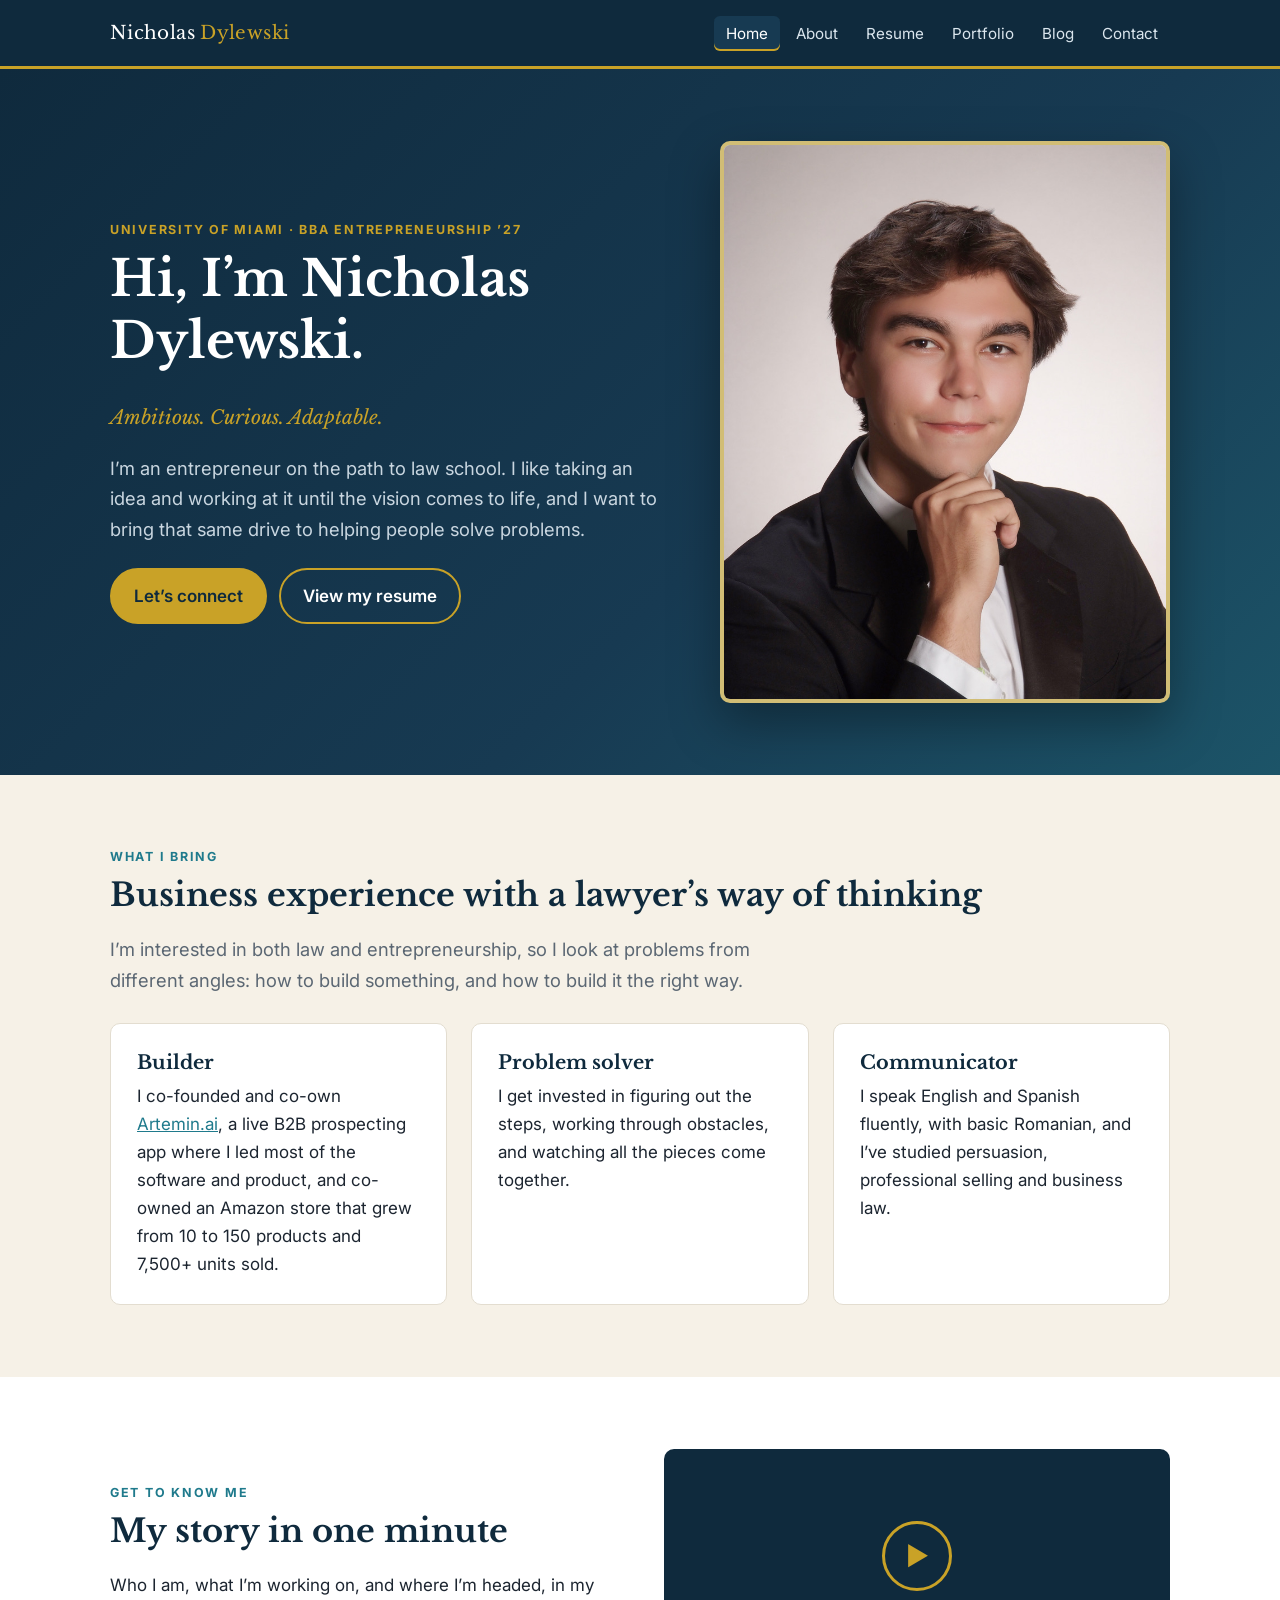
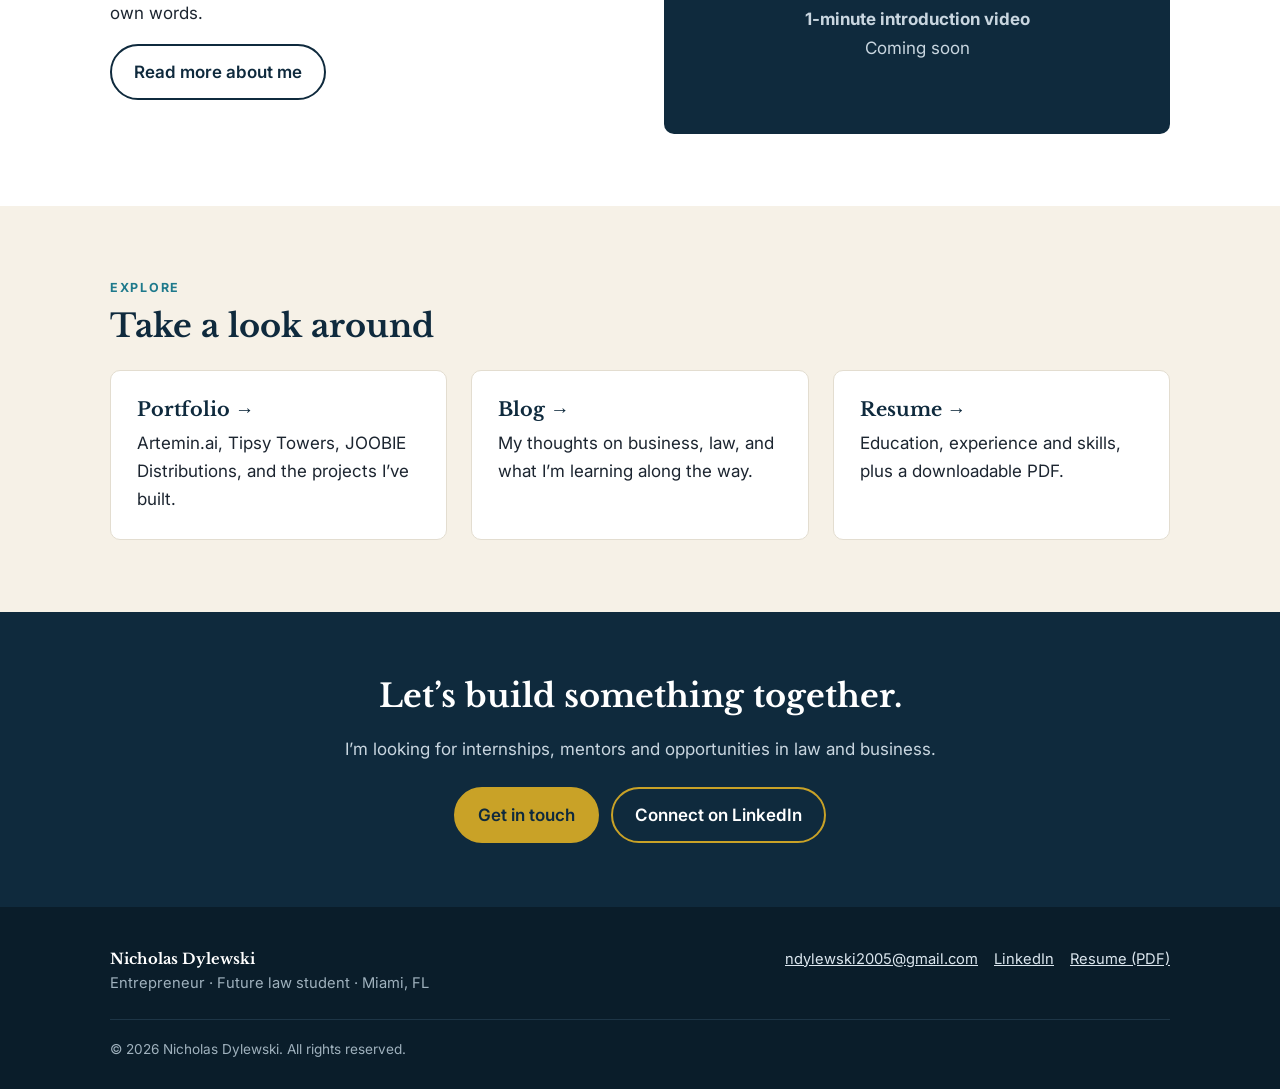
<file: index.html>
<!doctype html>
<html lang="en">
<head>
<meta charset="utf-8">
<meta name="viewport" content="width=device-width, initial-scale=1">
<title>Nicholas Dylewski | Entrepreneur & Future Law Student</title>
<meta name="description" content="Nicholas Dylewski is a University of Miami entrepreneurship student and business co-owner preparing for law school.">
<meta name="author" content="Nicholas Dylewski">
<link rel="preconnect" href="https://fonts.googleapis.com">
<link rel="preconnect" href="https://fonts.gstatic.com" crossorigin>
<link href="https://fonts.googleapis.com/css2?family=Inter:wght@400;600;700&family=Libre+Baskerville:ital,wght@0,400;0,700;1,400&display=swap" rel="stylesheet">
<link rel="stylesheet" href="css/style.css?v=7">
</head>
<body>
<header class="site-header">
  <div class="container nav-wrap">
    <a class="brand" href="index.html">Nicholas <span>Dylewski</span></a>
    <button class="nav-toggle" aria-label="Open menu" aria-expanded="false">&#9776; Menu</button>
    <ul class="nav-links">
<li><a href="index.html" aria-current="page">Home</a></li>
<li><a href="about.html">About</a></li>
<li><a href="resume.html">Resume</a></li>
<li><a href="portfolio.html">Portfolio</a></li>
<li><a href="blog.html">Blog</a></li>
<li><a href="contact.html">Contact</a></li>
    </ul>
  </div>
</header>
<main>

<section class="hero">
  <div class="container">
    <div>
      <span class="eyebrow">University of Miami &middot; BBA Entrepreneurship &rsquo;27</span>
      <h1>Hi, I&rsquo;m Nicholas Dylewski.</h1>
      <p class="tagline">Ambitious. Curious. Adaptable.</p>
      <p class="lead">I&rsquo;m an entrepreneur on the path to law school. I like taking an idea and working at it until the vision comes to life, and I want to bring that same drive to helping people solve problems.</p>
      <div class="btn-row">
        <a class="btn btn-primary" href="contact.html">Let&rsquo;s connect</a>
        <a class="btn btn-ghost" href="resume.html">View my resume</a>
      </div>
    </div>
    <figure><div class="photo portrait" data-file="nicholas-dylewski-headshot.jpg"><img src="images/nicholas-dylewski-headshot.jpg" alt="Nicholas Dylewski professional headshot" title="Nicholas Dylewski professional headshot"></div></figure>
  </div>
</section>

<section class="section">
  <div class="container">
    <span class="eyebrow">What I bring</span>
    <h2>Business experience with a lawyer&rsquo;s way of thinking</h2>
    <p class="lead">I&rsquo;m interested in both law and entrepreneurship, so I look at problems from different angles: how to build something, and how to build it the right way.</p>
    <div class="grid grid-3" style="margin-top:28px">
      <div class="card"><h3>Builder</h3><p>I co-founded and co-own <a href="portfolio.html">Artemin.ai</a>, a live B2B prospecting app where I led most of the software and product, and co-owned an Amazon store that grew from 10 to 150 products and 7,500+ units sold.</p></div>
      <div class="card"><h3>Problem solver</h3><p>I get invested in figuring out the steps, working through obstacles, and watching all the pieces come together.</p></div>
      <div class="card"><h3>Communicator</h3><p>I speak English and Spanish fluently, with basic Romanian, and I&rsquo;ve studied persuasion, professional selling and business law.</p></div>
    </div>
  </div>
</section>

<section class="section alt">
  <div class="container split">
    <div>
      <span class="eyebrow">Get to know me</span>
      <h2>My story in one minute</h2>
      <p>Who I am, what I&rsquo;m working on, and where I&rsquo;m headed, in my own words.</p>
      <a class="btn btn-dark" href="about.html">Read more about me</a>
    </div>
    
<div class="video-frame">
  <!-- VIDEO: paste your YouTube embed URL into src, e.g. https://www.youtube.com/embed/VIDEO_ID, then delete the placeholder div -->
  <!-- <iframe src="https://www.youtube.com/embed/VIDEO_ID" title="Nicholas Dylewski personal introduction video" allowfullscreen></iframe> -->
  <div class="video-placeholder">
    <div class="play">&#9654;</div>
    <strong>1-minute introduction video</strong>
    <span>Coming soon</span>
  </div>
</div>
  </div>
</section>

<section class="section">
  <div class="container">
    <span class="eyebrow">Explore</span>
    <h2>Take a look around</h2>
    <div class="grid grid-3" style="margin-top:24px">
      <a class="card" href="portfolio.html" style="text-decoration:none;color:inherit"><h3>Portfolio &rarr;</h3><p>Artemin.ai, Tipsy Towers, JOOBIE Distributions, and the projects I&rsquo;ve built.</p></a>
      <a class="card" href="blog.html" style="text-decoration:none;color:inherit"><h3>Blog &rarr;</h3><p>My thoughts on business, law, and what I&rsquo;m learning along the way.</p></a>
      <a class="card" href="resume.html" style="text-decoration:none;color:inherit"><h3>Resume &rarr;</h3><p>Education, experience and skills, plus a downloadable PDF.</p></a>
    </div>
  </div>
</section>

<section class="cta-band">
  <div class="container">
    <h2>Let&rsquo;s build something together.</h2>
    <p>I&rsquo;m looking for internships, mentors and opportunities in law and business.</p>
    <div class="btn-row">
      <a class="btn btn-primary" href="contact.html">Get in touch</a>
      <a class="btn btn-ghost" href="https://www.linkedin.com/in/nicholasdylewski" target="_blank" rel="noopener">Connect on LinkedIn</a>
    </div>
  </div>
</section>

</main>
<footer class="site-footer">
  <div class="container">
    <div class="footer-grid">
      <div>
        <strong style="color:#fff;font-family:var(--serif)">Nicholas Dylewski</strong><br>
        Entrepreneur &middot; Future law student &middot; Miami, FL
      </div>
      <ul class="footer-links">
        <li><a href="mailto:ndylewski2005@gmail.com">ndylewski2005@gmail.com</a></li>
        <li><a href="https://www.linkedin.com/in/nicholasdylewski" target="_blank" rel="noopener">LinkedIn</a></li>
        <li><a href="files/Nicholas-Dylewski-Resume.pdf" target="_blank">Resume (PDF)</a></li>
      </ul>
    </div>
    <div class="copyright">&copy; <span id="year">2026</span> Nicholas Dylewski. All rights reserved.</div>
  </div>
</footer>
<script src="js/main.js?v=6" defer></script>
</body>
</html>
</file>
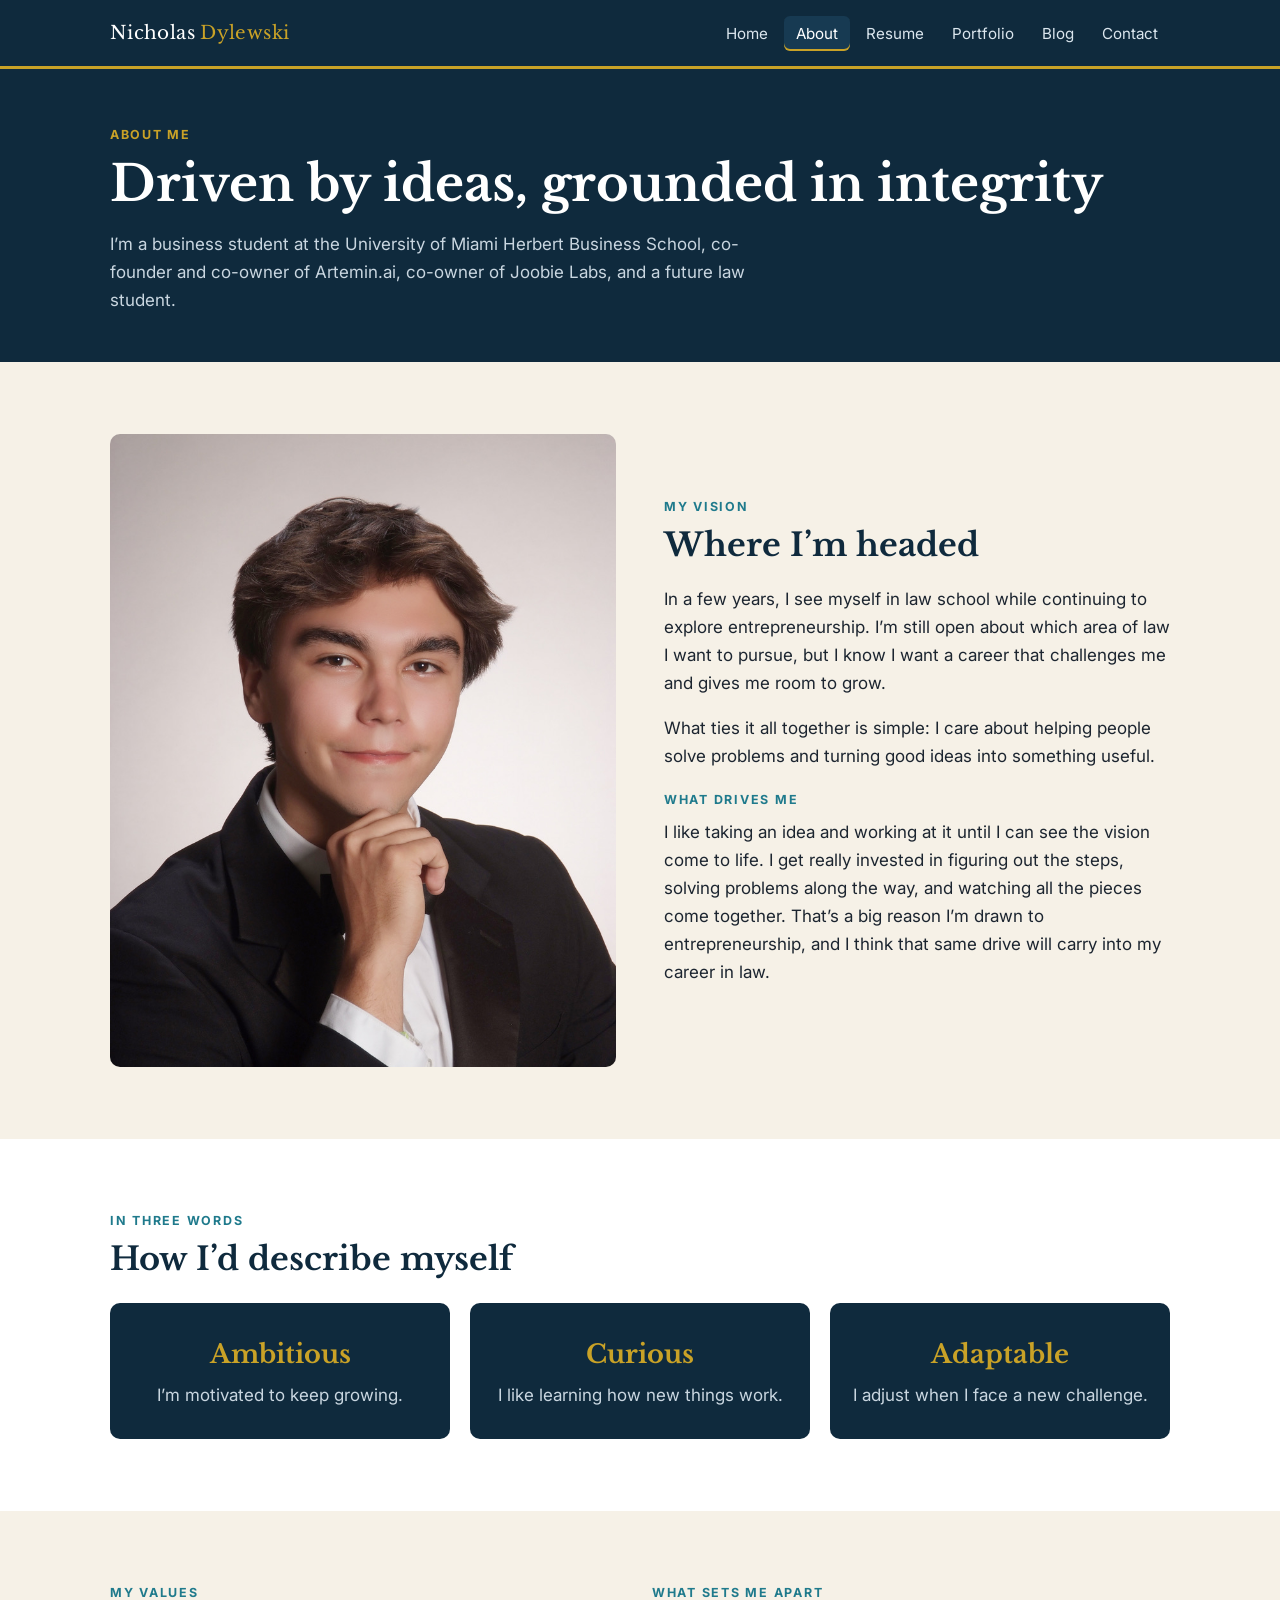
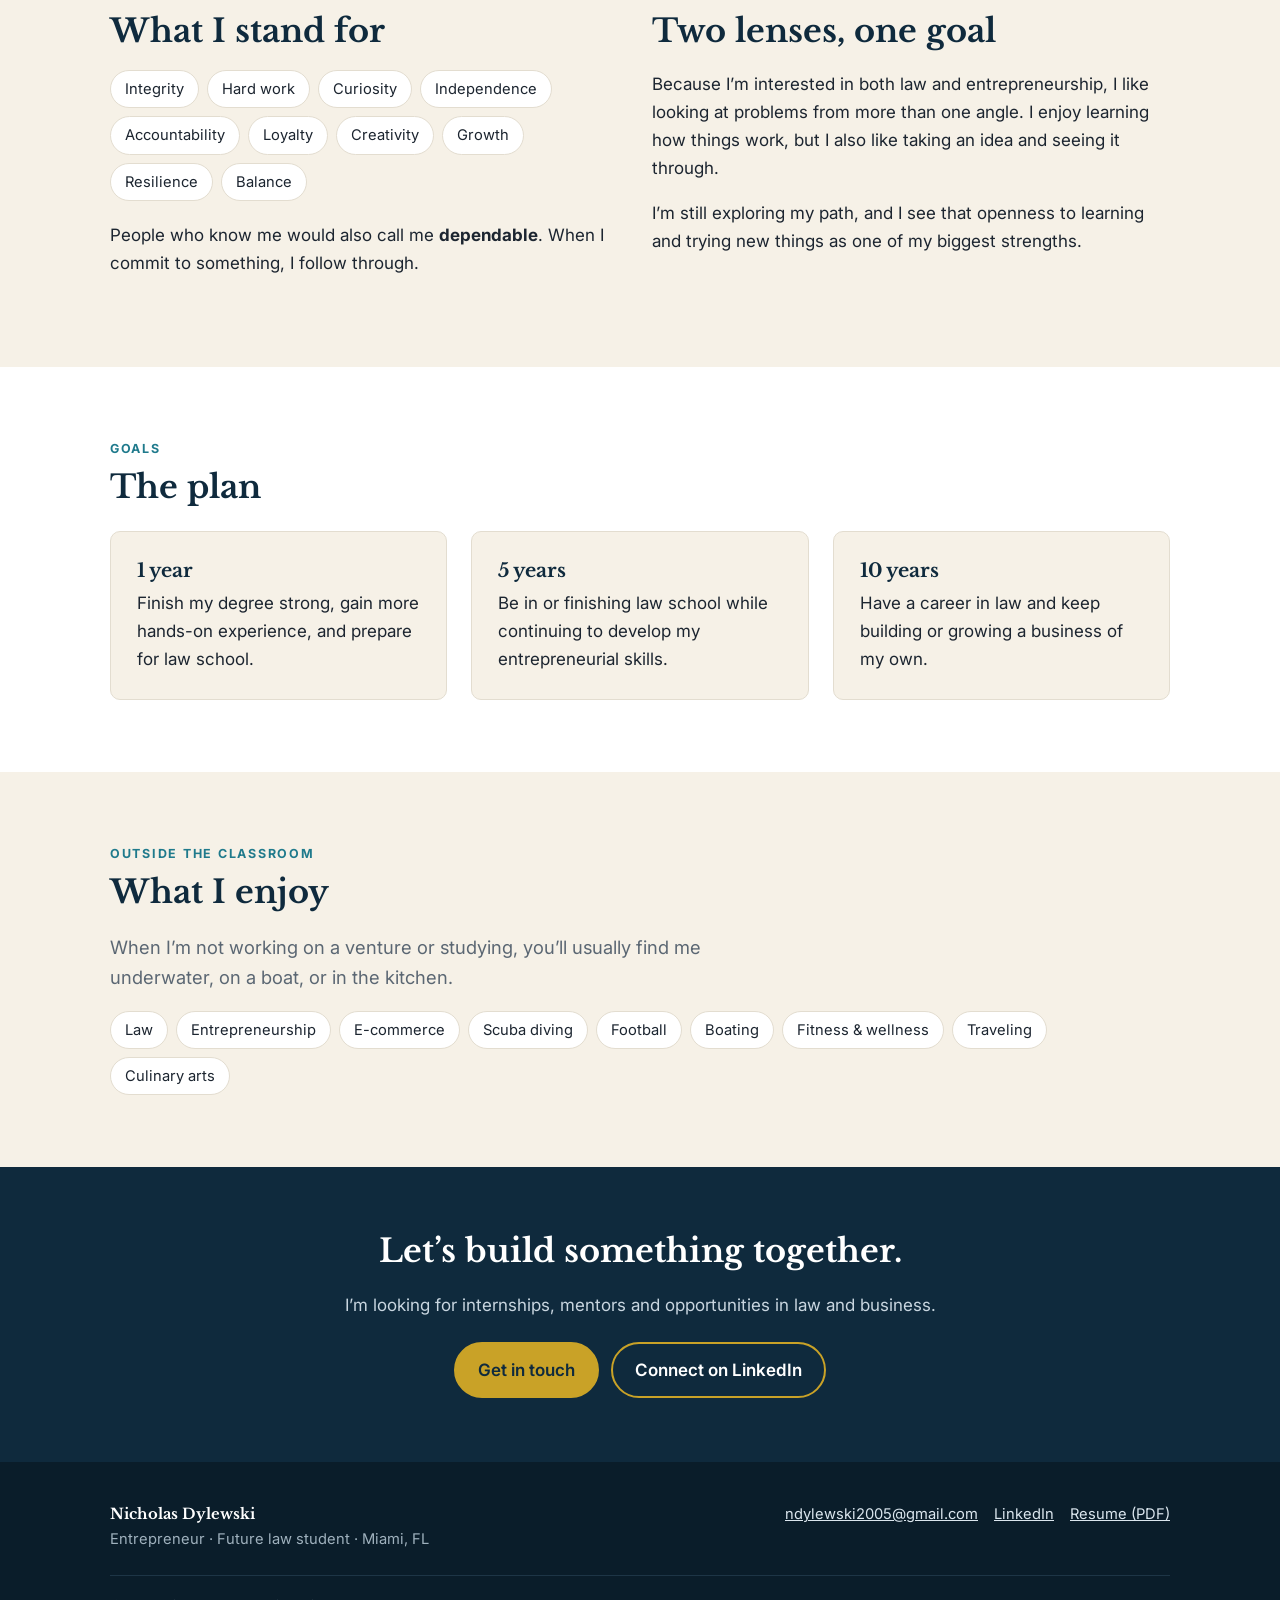
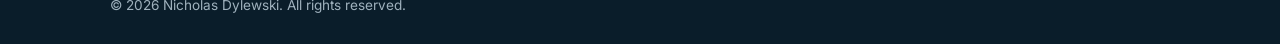
<file: about.html>
<!doctype html>
<html lang="en">
<head>
<meta charset="utf-8">
<meta name="viewport" content="width=device-width, initial-scale=1">
<title>About Nicholas Dylewski | Vision, Values & Goals</title>
<meta name="description" content="Learn about Nicholas Dylewski's vision, values, passions and goals in law and entrepreneurship.">
<meta name="author" content="Nicholas Dylewski">
<link rel="preconnect" href="https://fonts.googleapis.com">
<link rel="preconnect" href="https://fonts.gstatic.com" crossorigin>
<link href="https://fonts.googleapis.com/css2?family=Inter:wght@400;600;700&family=Libre+Baskerville:ital,wght@0,400;0,700;1,400&display=swap" rel="stylesheet">
<link rel="stylesheet" href="css/style.css?v=7">
</head>
<body>
<header class="site-header">
  <div class="container nav-wrap">
    <a class="brand" href="index.html">Nicholas <span>Dylewski</span></a>
    <button class="nav-toggle" aria-label="Open menu" aria-expanded="false">&#9776; Menu</button>
    <ul class="nav-links">
<li><a href="index.html">Home</a></li>
<li><a href="about.html" aria-current="page">About</a></li>
<li><a href="resume.html">Resume</a></li>
<li><a href="portfolio.html">Portfolio</a></li>
<li><a href="blog.html">Blog</a></li>
<li><a href="contact.html">Contact</a></li>
    </ul>
  </div>
</header>
<main>

<section class="page-hero">
  <div class="container">
    <span class="eyebrow">About me</span>
    <h1>Driven by ideas, grounded in integrity</h1>
    <p>I&rsquo;m a business student at the University of Miami Herbert Business School, co-founder and co-owner of Artemin.ai, co-owner of Joobie Labs, and a future law student.</p>
  </div>
</section>

<section class="section">
  <div class="container split">
    <figure><div class="photo portrait" data-file="nicholas-dylewski-headshot.jpg"><img src="images/nicholas-dylewski-headshot.jpg" alt="Portrait of Nicholas Dylewski" title="Portrait of Nicholas Dylewski"></div></figure>
    <div>
      <span class="eyebrow">My vision</span>
      <h2>Where I&rsquo;m headed</h2>
      <p>In a few years, I see myself in law school while continuing to explore entrepreneurship. I&rsquo;m still open about which area of law I want to pursue, but I know I want a career that challenges me and gives me room to grow.</p>
      <p>What ties it all together is simple: I care about helping people solve problems and turning good ideas into something useful.</p>
      <span class="eyebrow" style="margin-top:1.6em">What drives me</span>
      <p>I like taking an idea and working at it until I can see the vision come to life. I get really invested in figuring out the steps, solving problems along the way, and watching all the pieces come together. That&rsquo;s a big reason I&rsquo;m drawn to entrepreneurship, and I think that same drive will carry into my career in law.</p>
    </div>
  </div>
</section>

<section class="section alt">
  <div class="container">
    <span class="eyebrow">In three words</span>
    <h2>How I&rsquo;d describe myself</h2>
    <div class="three-words" style="margin-top:24px">
      <div class="word"><strong>Ambitious</strong>I&rsquo;m motivated to keep growing.</div>
      <div class="word"><strong>Curious</strong>I like learning how new things work.</div>
      <div class="word"><strong>Adaptable</strong>I adjust when I face a new challenge.</div>
    </div>
  </div>
</section>

<section class="section">
  <div class="container grid grid-2">
    <div>
      <span class="eyebrow">My values</span>
      <h2>What I stand for</h2>
      <ul class="pill-list">
        <li>Integrity</li><li>Hard work</li><li>Curiosity</li><li>Independence</li><li>Accountability</li>
        <li>Loyalty</li><li>Creativity</li><li>Growth</li><li>Resilience</li><li>Balance</li>
      </ul>
      <p style="margin-top:1.2em">People who know me would also call me <strong>dependable</strong>. When I commit to something, I follow through.</p>
    </div>
    <div>
      <span class="eyebrow">What sets me apart</span>
      <h2>Two lenses, one goal</h2>
      <p>Because I&rsquo;m interested in both law and entrepreneurship, I like looking at problems from more than one angle. I enjoy learning how things work, but I also like taking an idea and seeing it through.</p>
      <p>I&rsquo;m still exploring my path, and I see that openness to learning and trying new things as one of my biggest strengths.</p>
    </div>
  </div>
</section>

<section class="section alt">
  <div class="container">
    <span class="eyebrow">Goals</span>
    <h2>The plan</h2>
    <div class="grid grid-3" style="margin-top:24px">
      <div class="card"><h3>1 year</h3><p>Finish my degree strong, gain more hands-on experience, and prepare for law school.</p></div>
      <div class="card"><h3>5 years</h3><p>Be in or finishing law school while continuing to develop my entrepreneurial skills.</p></div>
      <div class="card"><h3>10 years</h3><p>Have a career in law and keep building or growing a business of my own.</p></div>
    </div>
  </div>
</section>

<section class="section">
  <div class="container">
    <span class="eyebrow">Outside the classroom</span>
    <h2>What I enjoy</h2>
    <p class="lead">When I&rsquo;m not working on a venture or studying, you&rsquo;ll usually find me underwater, on a boat, or in the kitchen.</p>
    <ul class="pill-list" style="margin-top:8px">
      <li>Law</li><li>Entrepreneurship</li><li>E-commerce</li><li>Scuba diving</li><li>Football</li>
      <li>Boating</li><li>Fitness &amp; wellness</li><li>Traveling</li><li>Culinary arts</li>
    </ul>
  </div>
</section>

<section class="cta-band">
  <div class="container">
    <h2>Let&rsquo;s build something together.</h2>
    <p>I&rsquo;m looking for internships, mentors and opportunities in law and business.</p>
    <div class="btn-row">
      <a class="btn btn-primary" href="contact.html">Get in touch</a>
      <a class="btn btn-ghost" href="https://www.linkedin.com/in/nicholasdylewski" target="_blank" rel="noopener">Connect on LinkedIn</a>
    </div>
  </div>
</section>

</main>
<footer class="site-footer">
  <div class="container">
    <div class="footer-grid">
      <div>
        <strong style="color:#fff;font-family:var(--serif)">Nicholas Dylewski</strong><br>
        Entrepreneur &middot; Future law student &middot; Miami, FL
      </div>
      <ul class="footer-links">
        <li><a href="mailto:ndylewski2005@gmail.com">ndylewski2005@gmail.com</a></li>
        <li><a href="https://www.linkedin.com/in/nicholasdylewski" target="_blank" rel="noopener">LinkedIn</a></li>
        <li><a href="files/Nicholas-Dylewski-Resume.pdf" target="_blank">Resume (PDF)</a></li>
      </ul>
    </div>
    <div class="copyright">&copy; <span id="year">2026</span> Nicholas Dylewski. All rights reserved.</div>
  </div>
</footer>
<script src="js/main.js?v=6" defer></script>
</body>
</html>
</file>
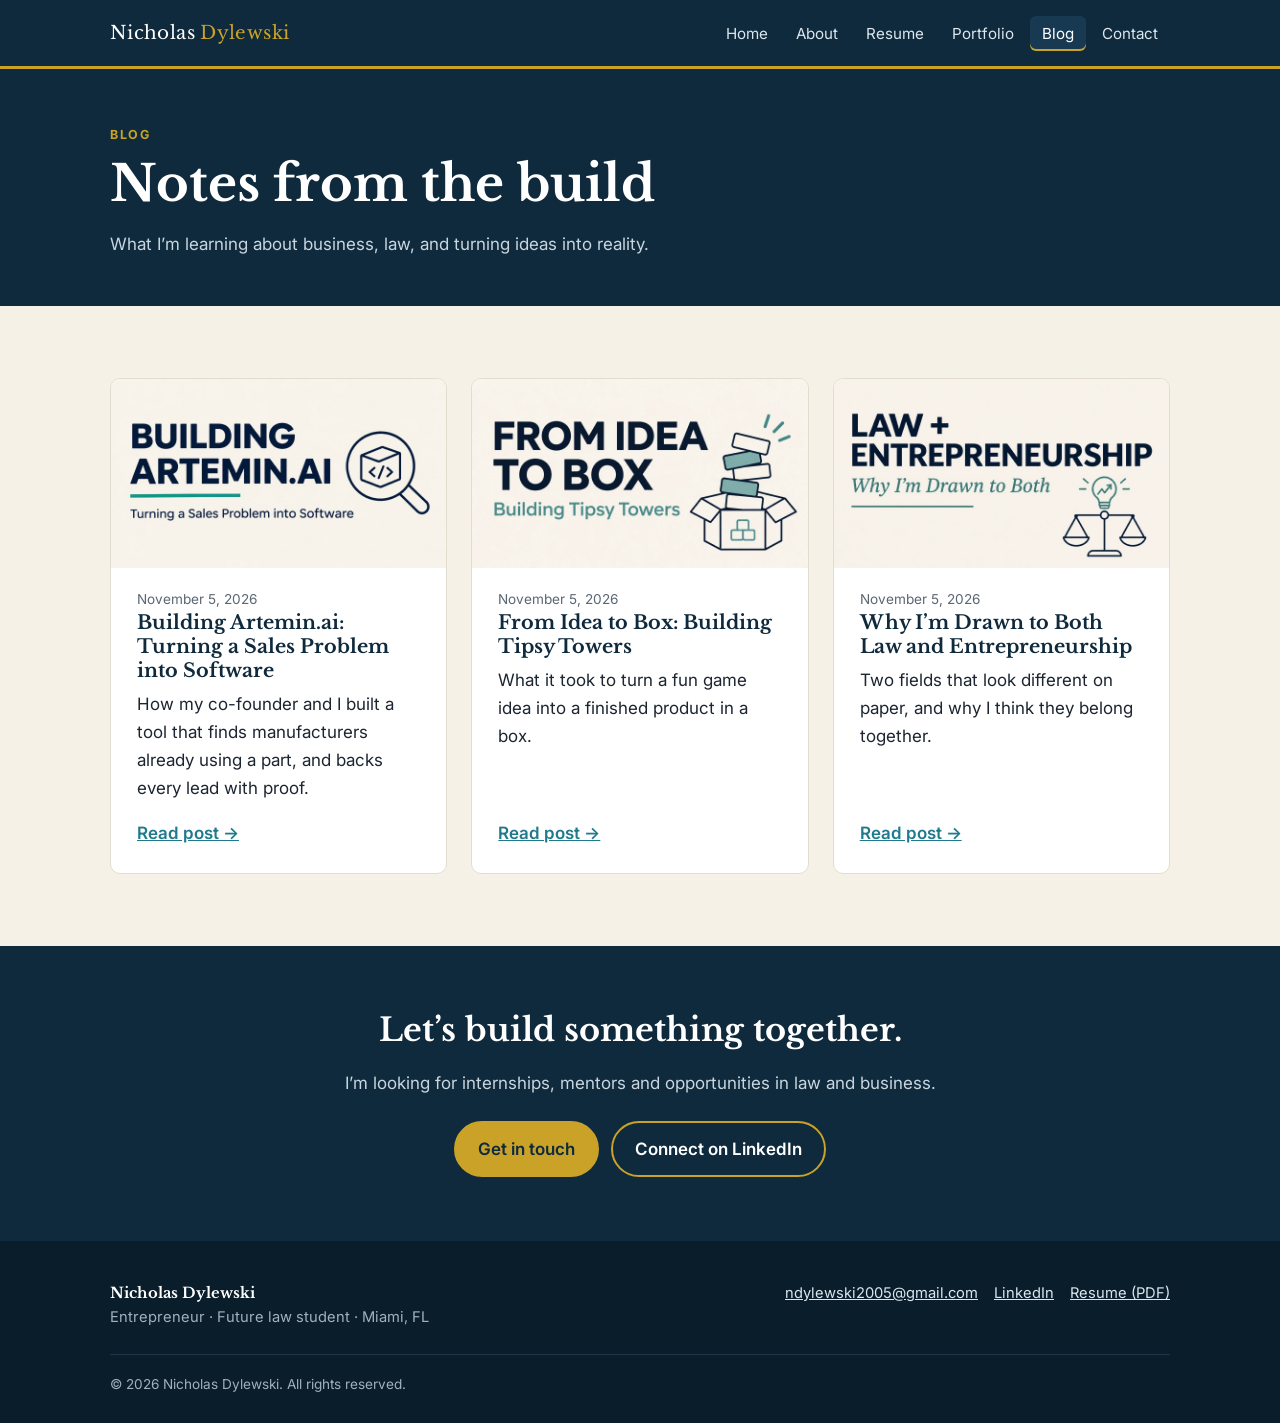
<file: blog.html>
<!doctype html>
<html lang="en">
<head>
<meta charset="utf-8">
<meta name="viewport" content="width=device-width, initial-scale=1">
<title>Blog | Nicholas Dylewski</title>
<meta name="description" content="Nicholas Dylewski writes about entrepreneurship, law, and lessons learned building businesses.">
<meta name="author" content="Nicholas Dylewski">
<link rel="preconnect" href="https://fonts.googleapis.com">
<link rel="preconnect" href="https://fonts.gstatic.com" crossorigin>
<link href="https://fonts.googleapis.com/css2?family=Inter:wght@400;600;700&family=Libre+Baskerville:ital,wght@0,400;0,700;1,400&display=swap" rel="stylesheet">
<link rel="stylesheet" href="css/style.css?v=7">
</head>
<body>
<header class="site-header">
  <div class="container nav-wrap">
    <a class="brand" href="index.html">Nicholas <span>Dylewski</span></a>
    <button class="nav-toggle" aria-label="Open menu" aria-expanded="false">&#9776; Menu</button>
    <ul class="nav-links">
<li><a href="index.html">Home</a></li>
<li><a href="about.html">About</a></li>
<li><a href="resume.html">Resume</a></li>
<li><a href="portfolio.html">Portfolio</a></li>
<li><a href="blog.html" aria-current="page">Blog</a></li>
<li><a href="contact.html">Contact</a></li>
    </ul>
  </div>
</header>
<main>

<section class="page-hero">
  <div class="container">
    <span class="eyebrow">Blog</span>
    <h1>Notes from the build</h1>
    <p>What I&rsquo;m learning about business, law, and turning ideas into reality.</p>
  </div>
</section>
<section class="section">
  <div class="container grid grid-3">
      <article class="card post-card">
        <figure><div class="photo cover" data-file="blog-building-artemin-cover.jpg"><img src="images/blog-building-artemin-cover.jpg" alt="Building Artemin.ai: Turning a Sales Problem into Software blog cover" title="Building Artemin.ai: Turning a Sales Problem into Software blog cover"></div></figure>
        <span class="date">November 5, 2026</span>
        <h3>Building Artemin.ai: Turning a Sales Problem into Software</h3>
        <p>How my co-founder and I built a tool that finds manufacturers already using a part, and backs every lead with proof.</p>
        <a class="more" href="blog/building-artemin.html">Read post &rarr;</a>
      </article>

      <article class="card post-card">
        <figure><div class="photo cover" data-file="blog-building-tipsy-towers-cover.jpg"><img src="images/blog-building-tipsy-towers-cover.jpg" alt="From Idea to Box: Building Tipsy Towers blog cover" title="From Idea to Box: Building Tipsy Towers blog cover"></div></figure>
        <span class="date">November 5, 2026</span>
        <h3>From Idea to Box: Building Tipsy Towers</h3>
        <p>What it took to turn a fun game idea into a finished product in a box.</p>
        <a class="more" href="blog/building-tipsy-towers.html">Read post &rarr;</a>
      </article>

      <article class="card post-card">
        <figure><div class="photo cover" data-file="blog-law-and-entrepreneurship-cover.jpg"><img src="images/blog-law-and-entrepreneurship-cover.jpg" alt="Law and Entrepreneurship: Why I&rsquo;m Drawn to Both blog cover" title="Law and Entrepreneurship: Why I&rsquo;m Drawn to Both blog cover"></div></figure>
        <span class="date">November 5, 2026</span>
        <h3>Why I&rsquo;m Drawn to Both Law and Entrepreneurship</h3>
        <p>Two fields that look different on paper, and why I think they belong together.</p>
        <a class="more" href="blog/law-and-entrepreneurship.html">Read post &rarr;</a>
      </article>
  </div>
</section>

<section class="cta-band">
  <div class="container">
    <h2>Let&rsquo;s build something together.</h2>
    <p>I&rsquo;m looking for internships, mentors and opportunities in law and business.</p>
    <div class="btn-row">
      <a class="btn btn-primary" href="contact.html">Get in touch</a>
      <a class="btn btn-ghost" href="https://www.linkedin.com/in/nicholasdylewski" target="_blank" rel="noopener">Connect on LinkedIn</a>
    </div>
  </div>
</section>

</main>
<footer class="site-footer">
  <div class="container">
    <div class="footer-grid">
      <div>
        <strong style="color:#fff;font-family:var(--serif)">Nicholas Dylewski</strong><br>
        Entrepreneur &middot; Future law student &middot; Miami, FL
      </div>
      <ul class="footer-links">
        <li><a href="mailto:ndylewski2005@gmail.com">ndylewski2005@gmail.com</a></li>
        <li><a href="https://www.linkedin.com/in/nicholasdylewski" target="_blank" rel="noopener">LinkedIn</a></li>
        <li><a href="files/Nicholas-Dylewski-Resume.pdf" target="_blank">Resume (PDF)</a></li>
      </ul>
    </div>
    <div class="copyright">&copy; <span id="year">2026</span> Nicholas Dylewski. All rights reserved.</div>
  </div>
</footer>
<script src="js/main.js?v=6" defer></script>
</body>
</html>
</file>
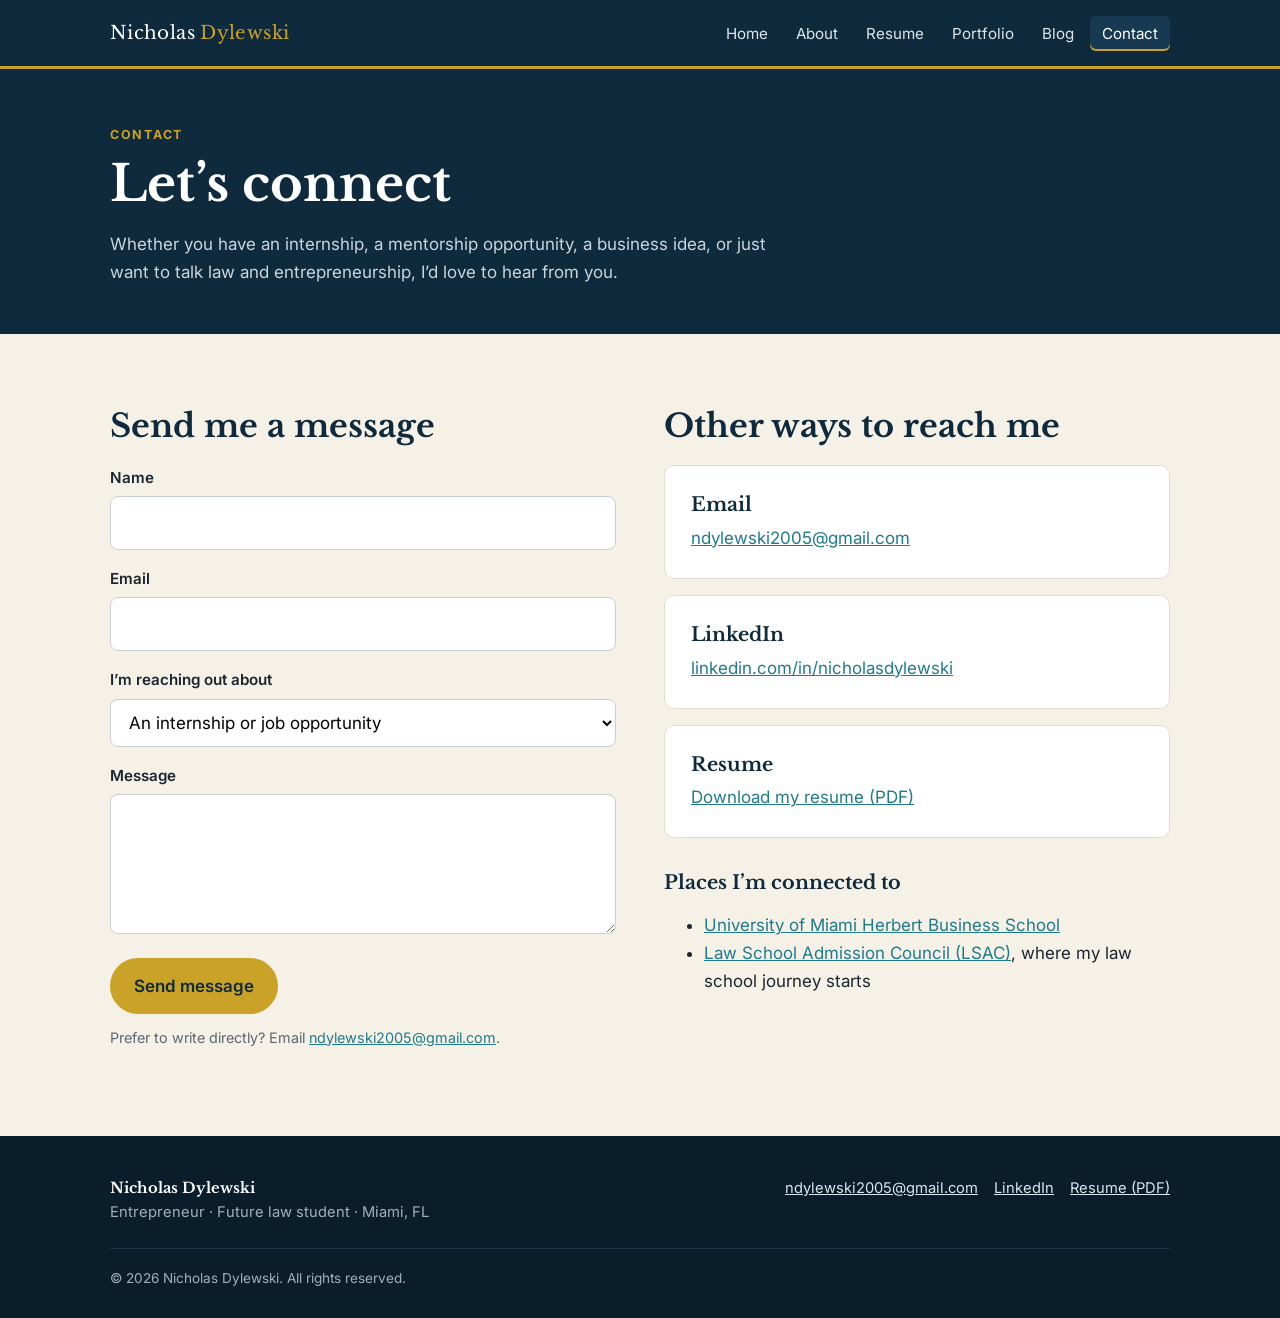
<file: contact.html>
<!doctype html>
<html lang="en">
<head>
<meta charset="utf-8">
<meta name="viewport" content="width=device-width, initial-scale=1">
<title>Contact Nicholas Dylewski</title>
<meta name="description" content="Contact Nicholas Dylewski about internships, mentorship, business opportunities or collaboration.">
<meta name="author" content="Nicholas Dylewski">
<link rel="preconnect" href="https://fonts.googleapis.com">
<link rel="preconnect" href="https://fonts.gstatic.com" crossorigin>
<link href="https://fonts.googleapis.com/css2?family=Inter:wght@400;600;700&family=Libre+Baskerville:ital,wght@0,400;0,700;1,400&display=swap" rel="stylesheet">
<link rel="stylesheet" href="css/style.css?v=7">
</head>
<body>
<header class="site-header">
  <div class="container nav-wrap">
    <a class="brand" href="index.html">Nicholas <span>Dylewski</span></a>
    <button class="nav-toggle" aria-label="Open menu" aria-expanded="false">&#9776; Menu</button>
    <ul class="nav-links">
<li><a href="index.html">Home</a></li>
<li><a href="about.html">About</a></li>
<li><a href="resume.html">Resume</a></li>
<li><a href="portfolio.html">Portfolio</a></li>
<li><a href="blog.html">Blog</a></li>
<li><a href="contact.html" aria-current="page">Contact</a></li>
    </ul>
  </div>
</header>
<main>

<section class="page-hero">
  <div class="container">
    <span class="eyebrow">Contact</span>
    <h1>Let&rsquo;s connect</h1>
    <p>Whether you have an internship, a mentorship opportunity, a business idea, or just want to talk law and entrepreneurship, I&rsquo;d love to hear from you.</p>
  </div>
</section>
<section class="section">
  <div class="container grid grid-2" style="gap:48px">
    <div>
      <h2>Send me a message</h2>
      <!-- FORM: opens the visitor's email app with the message addressed to the email below (no outside service needed). -->
      <form id="contact-form" action="https://api.web3forms.com/submit" method="POST" data-email="ndylewski2005@gmail.com" data-key="4ca8000e-0b85-4483-968e-e91e03096978">
        <input type="hidden" name="access_key" value="4ca8000e-0b85-4483-968e-e91e03096978">
        <input type="hidden" name="subject" value="New message from nicholasdylewski.com">
        <input type="hidden" name="from_name" value="nicholasdylewski.com">
        <div class="field"><label for="name">Name</label><input id="name" name="name" required></div>
        <div class="field"><label for="email">Email</label><input id="email" type="email" name="email" required></div>
        <div class="field"><label for="reason">I&rsquo;m reaching out about</label>
          <select id="reason" name="reason">
            <option>An internship or job opportunity</option>
            <option>Mentorship</option>
            <option>A business idea or collaboration</option>
            <option>Tipsy Towers / Joobie Labs</option>
            <option>Something else</option>
          </select></div>
        <div class="field"><label for="message">Message</label><textarea id="message" name="message" required></textarea></div>
        <button class="btn btn-primary" type="submit">Send message</button>
        <div id="form-status" class="send-options" hidden></div>
        <p class="form-note" style="font-size:.9rem;color:var(--muted);margin-top:12px">Prefer to write directly? Email <a href="mailto:ndylewski2005@gmail.com">ndylewski2005@gmail.com</a>.</p>
      </form>
    </div>
    <div>
      <h2>Other ways to reach me</h2>
      <div class="card" style="margin-bottom:16px"><h3>Email</h3><p><a href="mailto:ndylewski2005@gmail.com">ndylewski2005@gmail.com</a></p></div>
      <div class="card" style="margin-bottom:16px"><h3>LinkedIn</h3><p><a href="https://www.linkedin.com/in/nicholasdylewski" target="_blank" rel="noopener">linkedin.com/in/nicholasdylewski</a></p></div>
      <div class="card"><h3>Resume</h3><p><a href="files/Nicholas-Dylewski-Resume.pdf" target="_blank">Download my resume (PDF)</a></p></div>
      <h3 style="margin-top:32px">Places I&rsquo;m connected to</h3>
      <ul>
        <li><a href="https://www.herbert.miami.edu/" target="_blank" rel="noopener">University of Miami Herbert Business School</a></li>
        <li><a href="https://www.lsac.org/" target="_blank" rel="noopener">Law School Admission Council (LSAC)</a>, where my law school journey starts</li>
      </ul>
    </div>
  </div>
</section>

</main>
<footer class="site-footer">
  <div class="container">
    <div class="footer-grid">
      <div>
        <strong style="color:#fff;font-family:var(--serif)">Nicholas Dylewski</strong><br>
        Entrepreneur &middot; Future law student &middot; Miami, FL
      </div>
      <ul class="footer-links">
        <li><a href="mailto:ndylewski2005@gmail.com">ndylewski2005@gmail.com</a></li>
        <li><a href="https://www.linkedin.com/in/nicholasdylewski" target="_blank" rel="noopener">LinkedIn</a></li>
        <li><a href="files/Nicholas-Dylewski-Resume.pdf" target="_blank">Resume (PDF)</a></li>
      </ul>
    </div>
    <div class="copyright">&copy; <span id="year">2026</span> Nicholas Dylewski. All rights reserved.</div>
  </div>
</footer>
<script src="js/main.js?v=6" defer></script>
</body>
</html>
</file>
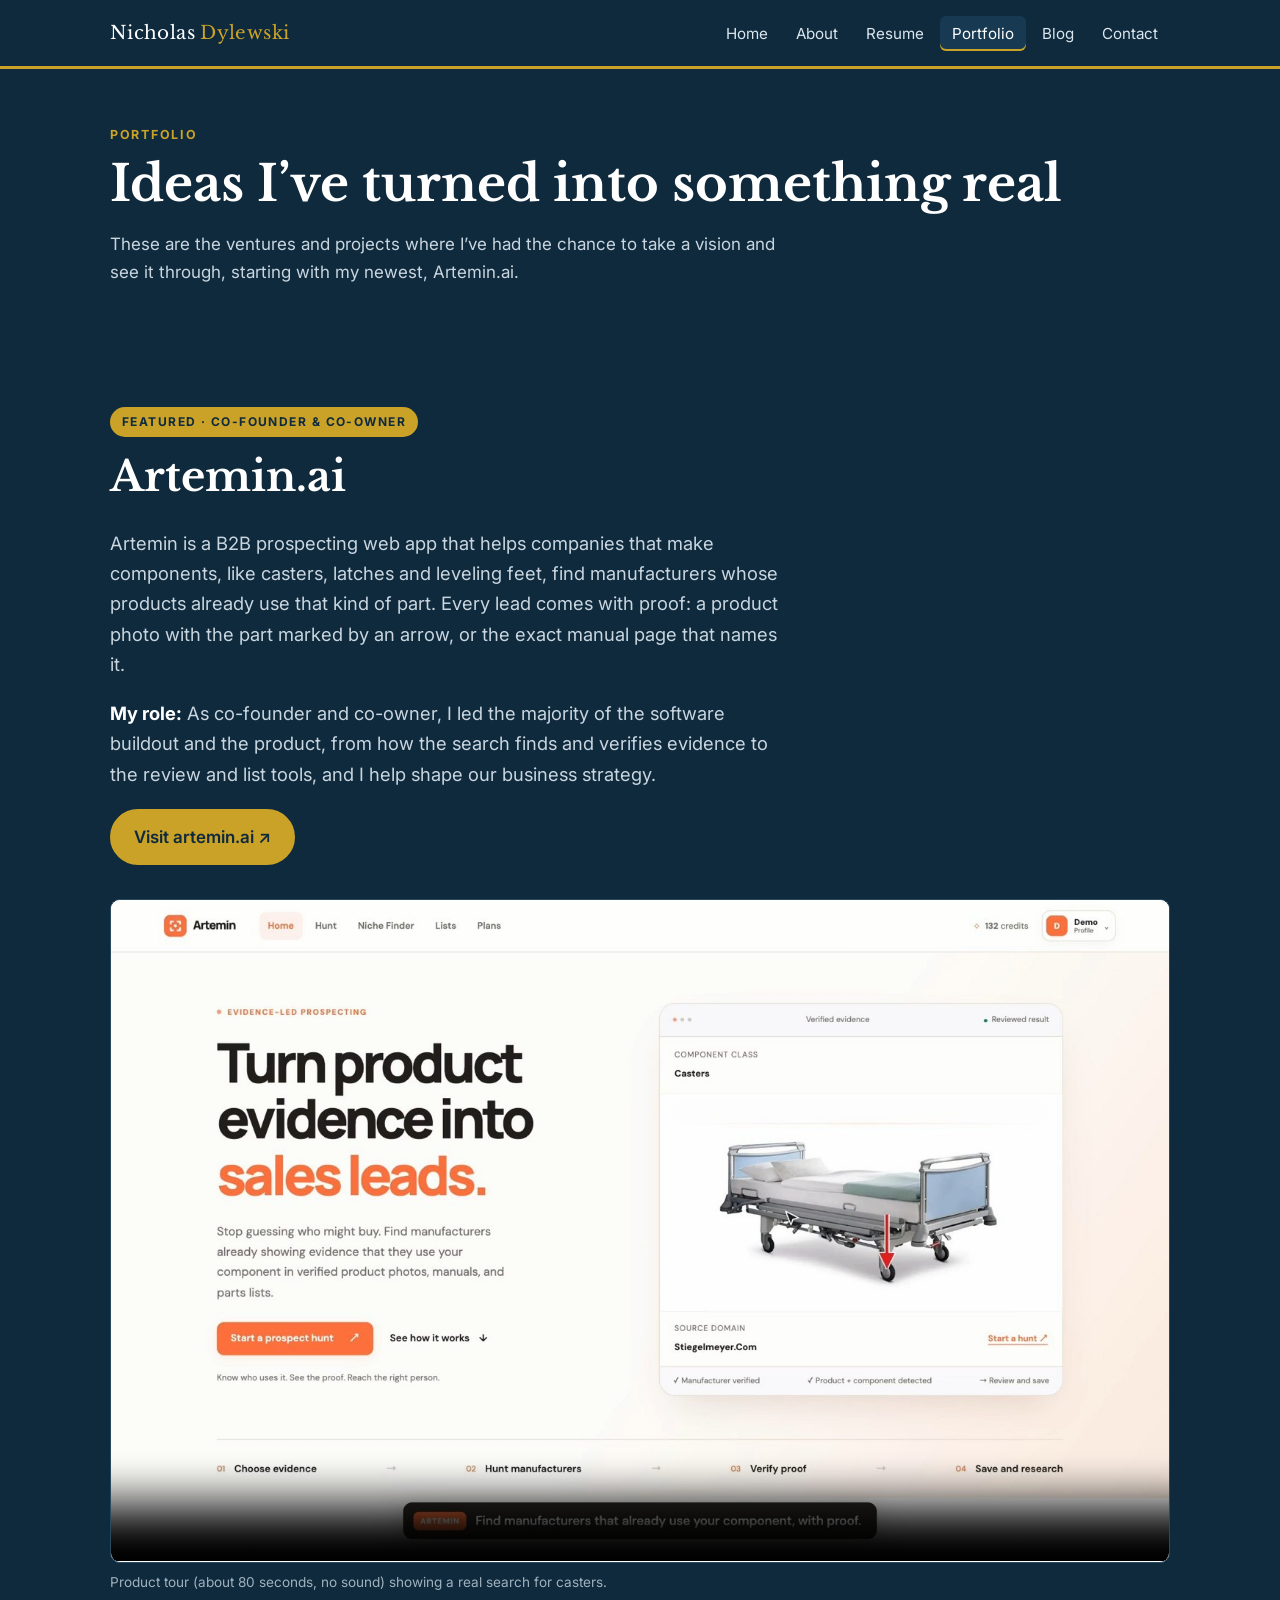
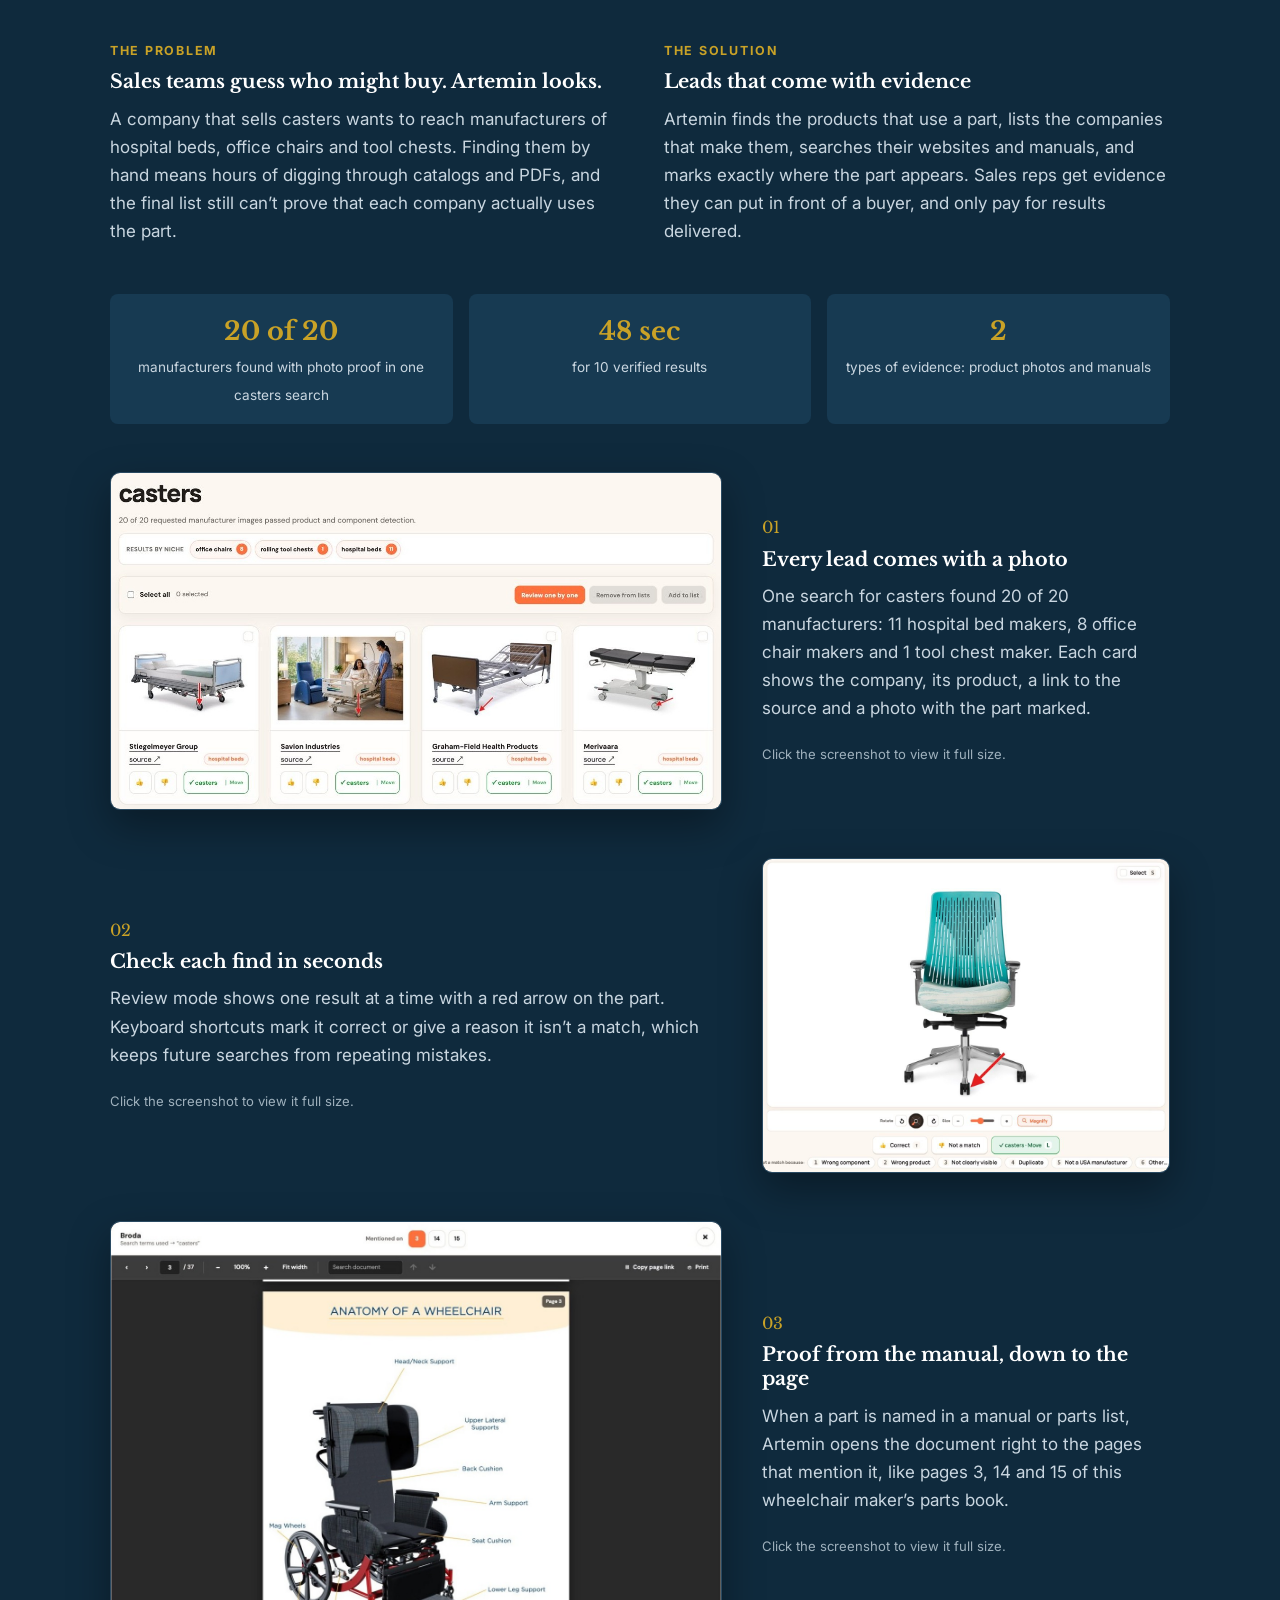
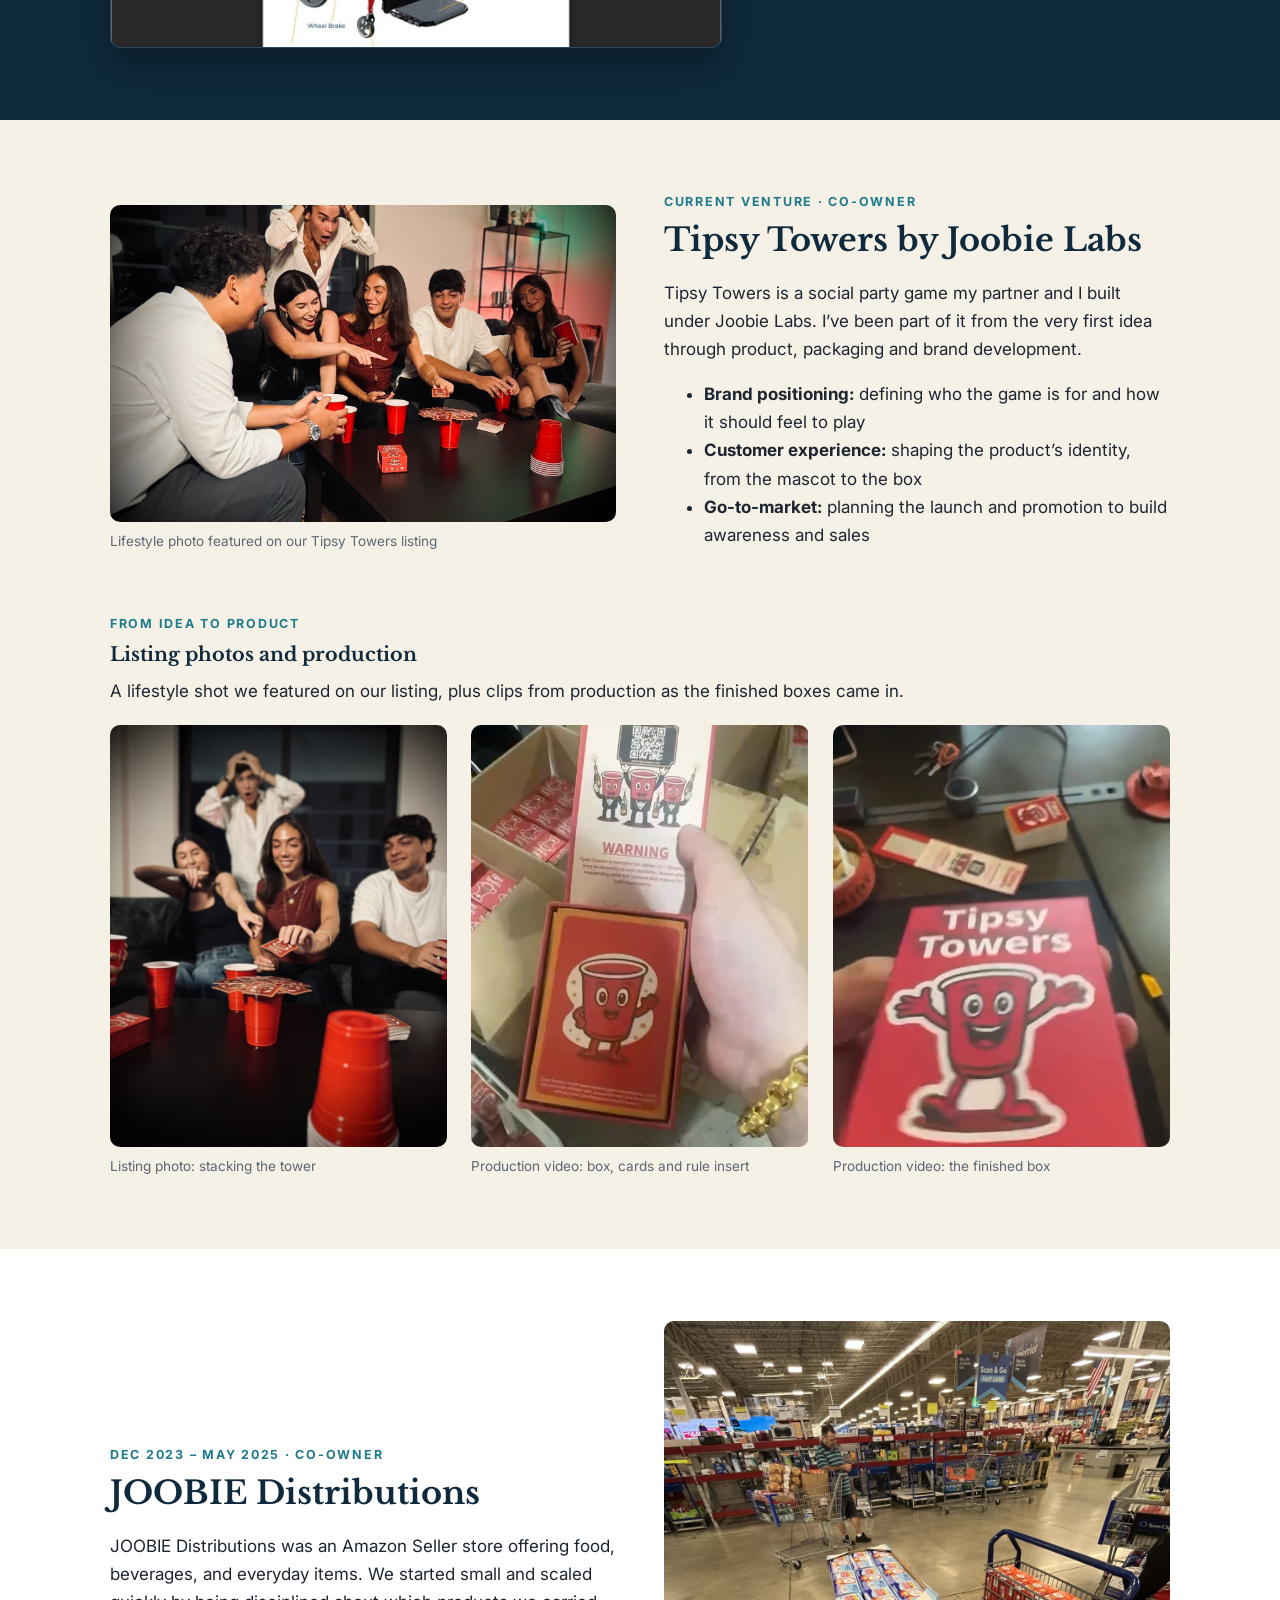
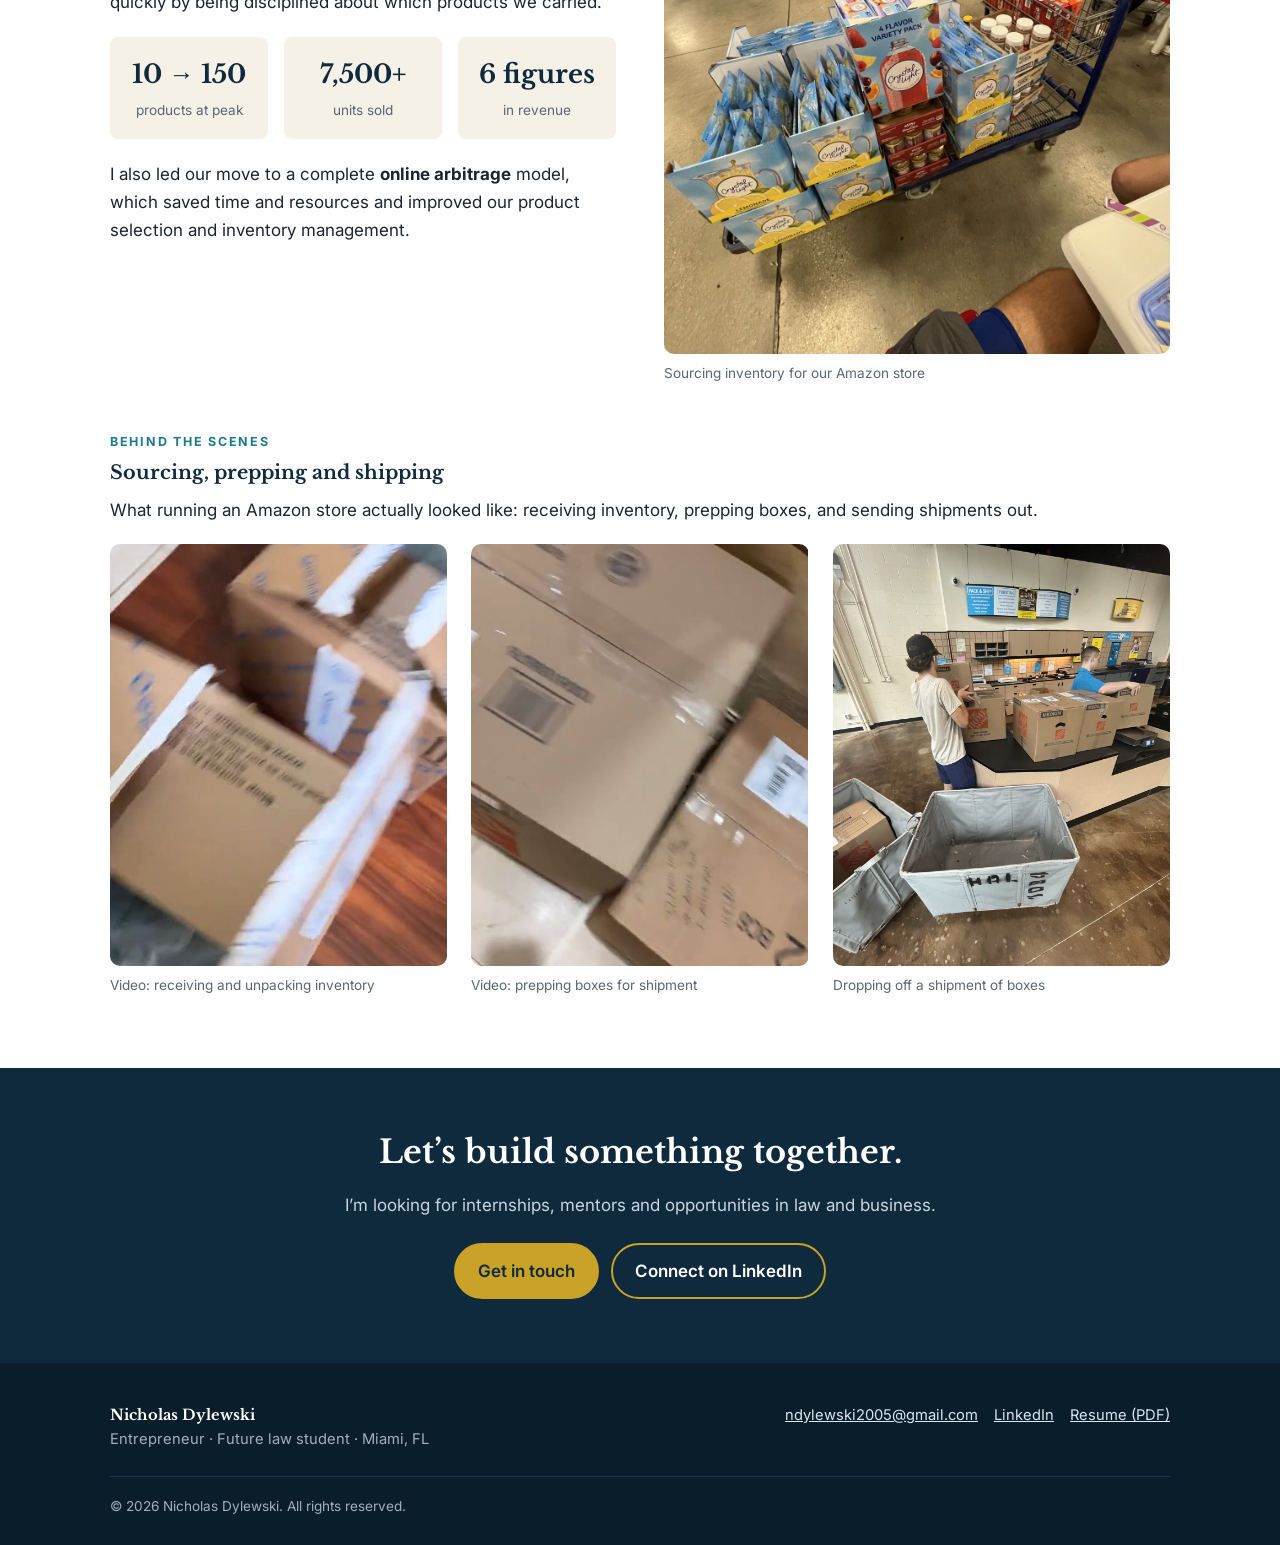
<file: portfolio.html>
<!doctype html>
<html lang="en">
<head>
<meta charset="utf-8">
<meta name="viewport" content="width=device-width, initial-scale=1">
<title>Portfolio | Nicholas Dylewski</title>
<meta name="description" content="Ventures and projects by Nicholas Dylewski, including Tipsy Towers by Joobie Labs and JOOBIE Distributions.">
<meta name="author" content="Nicholas Dylewski">
<link rel="preconnect" href="https://fonts.googleapis.com">
<link rel="preconnect" href="https://fonts.gstatic.com" crossorigin>
<link href="https://fonts.googleapis.com/css2?family=Inter:wght@400;600;700&family=Libre+Baskerville:ital,wght@0,400;0,700;1,400&display=swap" rel="stylesheet">
<link rel="stylesheet" href="css/style.css?v=7">
</head>
<body>
<header class="site-header">
  <div class="container nav-wrap">
    <a class="brand" href="index.html">Nicholas <span>Dylewski</span></a>
    <button class="nav-toggle" aria-label="Open menu" aria-expanded="false">&#9776; Menu</button>
    <ul class="nav-links">
<li><a href="index.html">Home</a></li>
<li><a href="about.html">About</a></li>
<li><a href="resume.html">Resume</a></li>
<li><a href="portfolio.html" aria-current="page">Portfolio</a></li>
<li><a href="blog.html">Blog</a></li>
<li><a href="contact.html">Contact</a></li>
    </ul>
  </div>
</header>
<main>

<section class="page-hero">
  <div class="container">
    <span class="eyebrow">Portfolio</span>
    <h1>Ideas I&rsquo;ve turned into something real</h1>
    <p>These are the ventures and projects where I&rsquo;ve had the chance to take a vision and see it through, starting with my newest, Artemin.ai.</p>
  </div>
</section>

<section class="section featured">
  <div class="container">
    <span class="featured-badge">Featured &middot; Co-Founder &amp; Co-Owner</span>
    <h2 style="font-size:clamp(1.8rem,4vw,2.6rem)">Artemin.ai</h2>
    <p class="lead">Artemin is a B2B prospecting web app that helps companies that make components, like casters, latches and leveling feet, find manufacturers whose products already use that kind of part. Every lead comes with proof: a product photo with the part marked by an arrow, or the exact manual page that names it.</p>
    <p class="lead"><strong style="color:#fff">My role:</strong> As co-founder and co-owner, I led the majority of the software buildout and the product, from how the search finds and verifies evidence to the review and list tools, and I help shape our business strategy.</p>
    <div class="btn-row" style="margin:1.2em 0 2em"><a class="btn btn-primary" href="https://artemin.ai" target="_blank" rel="noopener">Visit artemin.ai &#8599;</a></div>
    <figure class="tour">
      <video src="videos/artemin-product-tour.mp4" poster="images/artemin-product-tour.jpg" controls autoplay muted loop playsinline preload="metadata" aria-label="Artemin.ai product tour video" title="Artemin.ai product tour"></video>
      <figcaption>Product tour (about 80 seconds, no sound) showing a real search for casters.</figcaption>
    </figure>
    <div class="grid grid-2" style="margin-top:48px;gap:48px">
      <div>
        <span class="eyebrow">The problem</span>
        <h3>Sales teams guess who might buy. Artemin looks.</h3>
        <p>A company that sells casters wants to reach manufacturers of hospital beds, office chairs and tool chests. Finding them by hand means hours of digging through catalogs and PDFs, and the final list still can&rsquo;t prove that each company actually uses the part.</p>
      </div>
      <div>
        <span class="eyebrow">The solution</span>
        <h3>Leads that come with evidence</h3>
        <p>Artemin finds the products that use a part, lists the companies that make them, searches their websites and manuals, and marks exactly where the part appears. Sales reps get evidence they can put in front of a buyer, and only pay for results delivered.</p>
      </div>
    </div>
    <div class="stat-row" style="margin-top:32px">
      <div class="stat"><b>20 of 20</b><span>manufacturers found with photo proof in one casters search</span></div>
      <div class="stat"><b>48 sec</b><span>for 10 verified results</span></div>
      <div class="stat"><b>2</b><span>types of evidence: product photos and manuals</span></div>
    </div>
    <div class="feature-row">
      <a class="shot" href="images/artemin-casters-results-page.jpg" target="_blank" title="Artemin.ai results page showing manufacturers that use casters"><img src="images/artemin-casters-results-page.jpg" alt="Artemin.ai results page showing manufacturers that use casters"></a>
      <div>
        <span class="num">01</span>
        <h3>Every lead comes with a photo</h3>
        <p>One search for casters found 20 of 20 manufacturers: 11 hospital bed makers, 8 office chair makers and 1 tool chest maker. Each card shows the company, its product, a link to the source and a photo with the part marked.</p>
        <span class="zoom-hint">Click the screenshot to view it full size.</span>
      </div>
    </div>
    <div class="feature-row flip">
      <a class="shot" href="images/artemin-review-mode-office-chair.jpg" target="_blank" title="Artemin.ai review mode with the caster marked on an office chair"><img src="images/artemin-review-mode-office-chair.jpg" alt="Artemin.ai review mode with the caster marked on an office chair"></a>
      <div>
        <span class="num">02</span>
        <h3>Check each find in seconds</h3>
        <p>Review mode shows one result at a time with a red arrow on the part. Keyboard shortcuts mark it correct or give a reason it isn&rsquo;t a match, which keeps future searches from repeating mistakes.</p>
        <span class="zoom-hint">Click the screenshot to view it full size.</span>
      </div>
    </div>
    <div class="feature-row">
      <a class="shot" href="images/artemin-manual-page-viewer.jpg" target="_blank" title="Artemin.ai viewer opening the manual page where the part is named"><img src="images/artemin-manual-page-viewer.jpg" alt="Artemin.ai viewer opening the manual page where the part is named"></a>
      <div>
        <span class="num">03</span>
        <h3>Proof from the manual, down to the page</h3>
        <p>When a part is named in a manual or parts list, Artemin opens the document right to the pages that mention it, like pages 3, 14 and 15 of this wheelchair maker&rsquo;s parts book.</p>
        <span class="zoom-hint">Click the screenshot to view it full size.</span>
      </div>
    </div>
  </div>
</section>

<section class="section">
  <div class="container split">
    <figure><div class="photo wide" data-file="tipsy-towers-game-night-with-friends.jpg"><img src="images/tipsy-towers-game-night-with-friends.jpg" alt="Friends playing Tipsy Towers at a game night" title="Friends playing Tipsy Towers at a game night"></div><figcaption>Lifestyle photo featured on our Tipsy Towers listing</figcaption></figure>
    <div>
      <span class="eyebrow">Current venture &middot; Co-Owner</span>
      <h2>Tipsy Towers by Joobie Labs</h2>
      <p>Tipsy Towers is a social party game my partner and I built under Joobie Labs. I&rsquo;ve been part of it from the very first idea through product, packaging and brand development.</p>
      <ul>
        <li><strong>Brand positioning:</strong> defining who the game is for and how it should feel to play</li>
        <li><strong>Customer experience:</strong> shaping the product&rsquo;s identity, from the mascot to the box</li>
        <li><strong>Go-to-market:</strong> planning the launch and promotion to build awareness and sales</li>
      </ul>
    </div>
  </div>
  <div class="container" style="margin-top:48px">
    <span class="eyebrow">From idea to product</span>
    <h3>Listing photos and production</h3>
    <p>A lifestyle shot we featured on our listing, plus clips from production as the finished boxes came in.</p>
    <div class="grid grid-3" style="margin-top:20px">
      <figure><div class="photo portrait" data-file="tipsy-towers-players-stacking-cards.jpg"><img src="images/tipsy-towers-players-stacking-cards.jpg" alt="Players stacking Tipsy Towers cards on a red cup" title="Players stacking Tipsy Towers cards on a red cup"></div><figcaption>Listing photo: stacking the tower</figcaption></figure>
      <figure><div class="photo portrait" data-file="tipsy-towers-box-and-rule-card-production.jpg"><video src="videos/tipsy-towers-box-and-rule-card-production.mp4" poster="images/tipsy-towers-box-and-rule-card-production.jpg" autoplay muted loop playsinline preload="metadata" aria-label="Video of a Tipsy Towers box, cards and rule insert during production" title="Video of a Tipsy Towers box, cards and rule insert during production"></video></div><figcaption>Production video: box, cards and rule insert</figcaption></figure>
      <figure><div class="photo portrait" data-file="tipsy-towers-finished-box-production.jpg"><video src="videos/tipsy-towers-finished-box-production.mp4" poster="images/tipsy-towers-finished-box-production.jpg" autoplay muted loop playsinline preload="metadata" aria-label="Video of the finished Tipsy Towers box with cup mascot" title="Video of the finished Tipsy Towers box with cup mascot"></video></div><figcaption>Production video: the finished box</figcaption></figure>
    </div>
  </div>
</section>

<section class="section alt">
  <div class="container split reverse">
    <figure><div class="photo portrait" data-file="joobie-distributions-sourcing-inventory.jpg"><img src="images/joobie-distributions-sourcing-inventory.jpg" alt="Nicholas Dylewski sourcing inventory for JOOBIE Distributions at a wholesale store" title="Nicholas Dylewski sourcing inventory for JOOBIE Distributions at a wholesale store"></div><figcaption>Sourcing inventory for our Amazon store</figcaption></figure>
    <div>
      <span class="eyebrow">Dec 2023 &ndash; May 2025 &middot; Co-Owner</span>
      <h2>JOOBIE Distributions</h2>
      <p>JOOBIE Distributions was an Amazon Seller store offering food, beverages, and everyday items. We started small and scaled quickly by being disciplined about which products we carried.</p>
      <div class="stat-row">
        <div class="stat"><b>10 &rarr; 150</b><span>products at peak</span></div>
        <div class="stat"><b>7,500+</b><span>units sold</span></div>
        <div class="stat"><b>6 figures</b><span>in revenue</span></div>
      </div>
      <p>I also led our move to a complete <strong>online arbitrage</strong> model, which saved time and resources and improved our product selection and inventory management.</p>
    </div>
  </div>
  <div class="container" style="margin-top:48px">
    <span class="eyebrow">Behind the scenes</span>
    <h3>Sourcing, prepping and shipping</h3>
    <p>What running an Amazon store actually looked like: receiving inventory, prepping boxes, and sending shipments out.</p>
    <div class="grid grid-3" style="margin-top:20px">
      <figure><div class="photo portrait" data-file="joobie-distributions-receiving-inventory.jpg"><video src="videos/joobie-distributions-receiving-inventory.mp4" poster="images/joobie-distributions-receiving-inventory.jpg" autoplay muted loop playsinline preload="metadata" aria-label="Video of JOOBIE Distributions receiving and unpacking inventory" title="Video of JOOBIE Distributions receiving and unpacking inventory"></video></div><figcaption>Video: receiving and unpacking inventory</figcaption></figure>
      <figure><div class="photo portrait" data-file="joobie-distributions-prepping-boxes.jpg"><video src="videos/joobie-distributions-prepping-boxes.mp4" poster="images/joobie-distributions-prepping-boxes.jpg" autoplay muted loop playsinline preload="metadata" aria-label="Video of JOOBIE Distributions prepping boxes for shipment" title="Video of JOOBIE Distributions prepping boxes for shipment"></video></div><figcaption>Video: prepping boxes for shipment</figcaption></figure>
      <figure><div class="photo portrait" data-file="joobie-distributions-shipping-to-amazon.jpg"><img src="images/joobie-distributions-shipping-to-amazon.jpg" alt="Shipping JOOBIE Distributions boxes at a pack and ship store" title="Shipping JOOBIE Distributions boxes at a pack and ship store"></div><figcaption>Dropping off a shipment of boxes</figcaption></figure>
    </div>
  </div>
</section>


<section class="cta-band">
  <div class="container">
    <h2>Let&rsquo;s build something together.</h2>
    <p>I&rsquo;m looking for internships, mentors and opportunities in law and business.</p>
    <div class="btn-row">
      <a class="btn btn-primary" href="contact.html">Get in touch</a>
      <a class="btn btn-ghost" href="https://www.linkedin.com/in/nicholasdylewski" target="_blank" rel="noopener">Connect on LinkedIn</a>
    </div>
  </div>
</section>

</main>
<footer class="site-footer">
  <div class="container">
    <div class="footer-grid">
      <div>
        <strong style="color:#fff;font-family:var(--serif)">Nicholas Dylewski</strong><br>
        Entrepreneur &middot; Future law student &middot; Miami, FL
      </div>
      <ul class="footer-links">
        <li><a href="mailto:ndylewski2005@gmail.com">ndylewski2005@gmail.com</a></li>
        <li><a href="https://www.linkedin.com/in/nicholasdylewski" target="_blank" rel="noopener">LinkedIn</a></li>
        <li><a href="files/Nicholas-Dylewski-Resume.pdf" target="_blank">Resume (PDF)</a></li>
      </ul>
    </div>
    <div class="copyright">&copy; <span id="year">2026</span> Nicholas Dylewski. All rights reserved.</div>
  </div>
</footer>
<script src="js/main.js?v=6" defer></script>
</body>
</html>
</file>
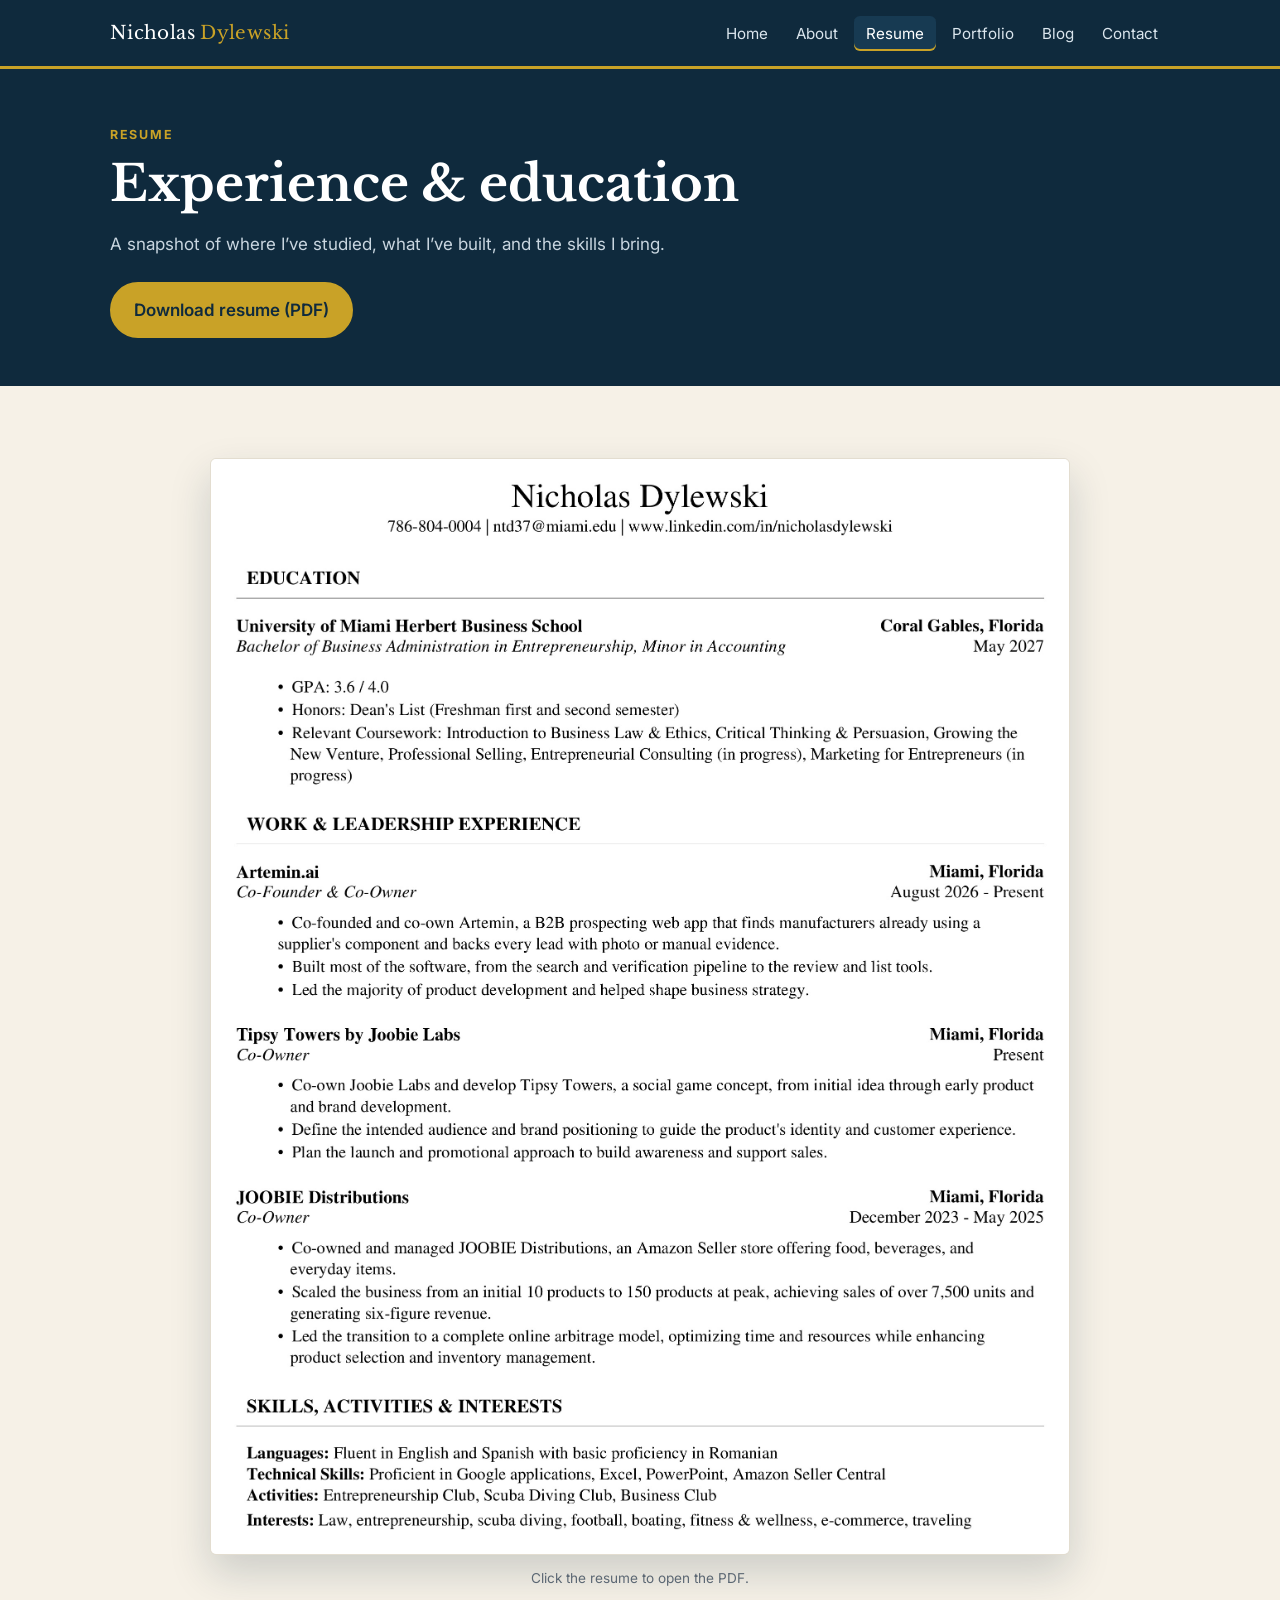
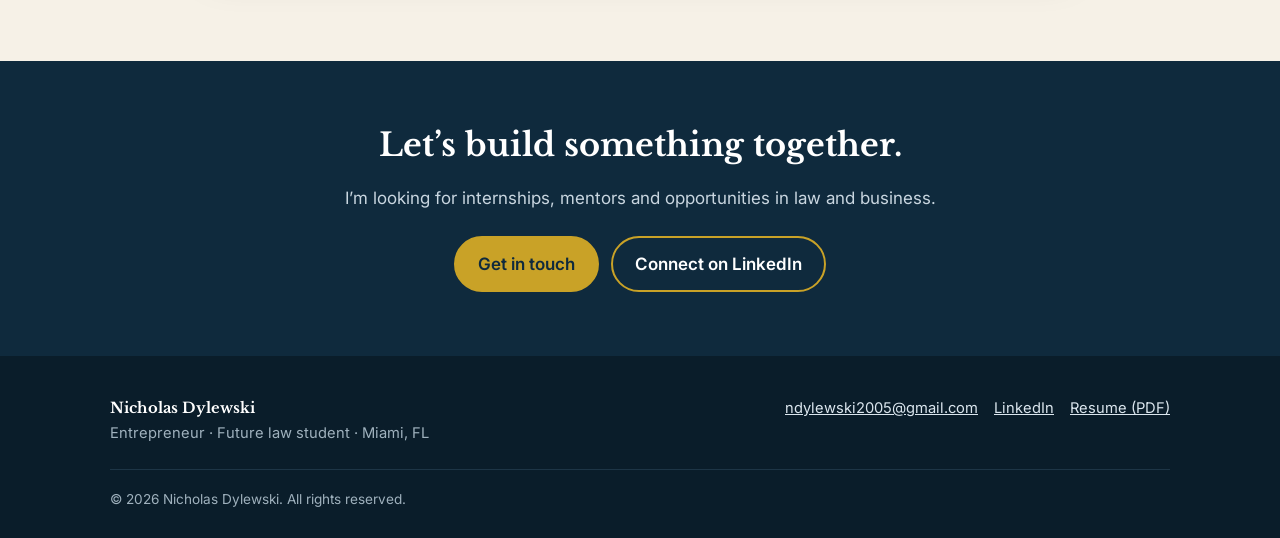
<file: resume.html>
<!doctype html>
<html lang="en">
<head>
<meta charset="utf-8">
<meta name="viewport" content="width=device-width, initial-scale=1">
<title>Resume | Nicholas Dylewski</title>
<meta name="description" content="Resume of Nicholas Dylewski: education, entrepreneurial experience, skills and activities.">
<meta name="author" content="Nicholas Dylewski">
<link rel="preconnect" href="https://fonts.googleapis.com">
<link rel="preconnect" href="https://fonts.gstatic.com" crossorigin>
<link href="https://fonts.googleapis.com/css2?family=Inter:wght@400;600;700&family=Libre+Baskerville:ital,wght@0,400;0,700;1,400&display=swap" rel="stylesheet">
<link rel="stylesheet" href="css/style.css?v=7">
</head>
<body>
<header class="site-header">
  <div class="container nav-wrap">
    <a class="brand" href="index.html">Nicholas <span>Dylewski</span></a>
    <button class="nav-toggle" aria-label="Open menu" aria-expanded="false">&#9776; Menu</button>
    <ul class="nav-links">
<li><a href="index.html">Home</a></li>
<li><a href="about.html">About</a></li>
<li><a href="resume.html" aria-current="page">Resume</a></li>
<li><a href="portfolio.html">Portfolio</a></li>
<li><a href="blog.html">Blog</a></li>
<li><a href="contact.html">Contact</a></li>
    </ul>
  </div>
</header>
<main>

<section class="page-hero">
  <div class="container">
    <span class="eyebrow">Resume</span>
    <h1>Experience &amp; education</h1>
    <p>A snapshot of where I&rsquo;ve studied, what I&rsquo;ve built, and the skills I bring.</p>
    <div class="btn-row"><a class="btn btn-primary" href="files/Nicholas-Dylewski-Resume.pdf" target="_blank">Download resume (PDF)</a></div>
  </div>
</section>

<section class="section">
  <div class="container" style="max-width:900px">
    <figure class="resume-full">
      <a href="files/Nicholas-Dylewski-Resume.pdf" target="_blank" title="Open Nicholas Dylewski resume PDF"><img src="images/nicholas-dylewski-resume.jpg?v=4" alt="Nicholas Dylewski resume" title="Nicholas Dylewski resume"></a>
      <figcaption>Click the resume to open the PDF.</figcaption>
    </figure>
  </div>
</section>

<section class="cta-band">
  <div class="container">
    <h2>Let&rsquo;s build something together.</h2>
    <p>I&rsquo;m looking for internships, mentors and opportunities in law and business.</p>
    <div class="btn-row">
      <a class="btn btn-primary" href="contact.html">Get in touch</a>
      <a class="btn btn-ghost" href="https://www.linkedin.com/in/nicholasdylewski" target="_blank" rel="noopener">Connect on LinkedIn</a>
    </div>
  </div>
</section>

</main>
<footer class="site-footer">
  <div class="container">
    <div class="footer-grid">
      <div>
        <strong style="color:#fff;font-family:var(--serif)">Nicholas Dylewski</strong><br>
        Entrepreneur &middot; Future law student &middot; Miami, FL
      </div>
      <ul class="footer-links">
        <li><a href="mailto:ndylewski2005@gmail.com">ndylewski2005@gmail.com</a></li>
        <li><a href="https://www.linkedin.com/in/nicholasdylewski" target="_blank" rel="noopener">LinkedIn</a></li>
        <li><a href="files/Nicholas-Dylewski-Resume.pdf" target="_blank">Resume (PDF)</a></li>
      </ul>
    </div>
    <div class="copyright">&copy; <span id="year">2026</span> Nicholas Dylewski. All rights reserved.</div>
  </div>
</footer>
<script src="js/main.js?v=6" defer></script>
</body>
</html>
</file>
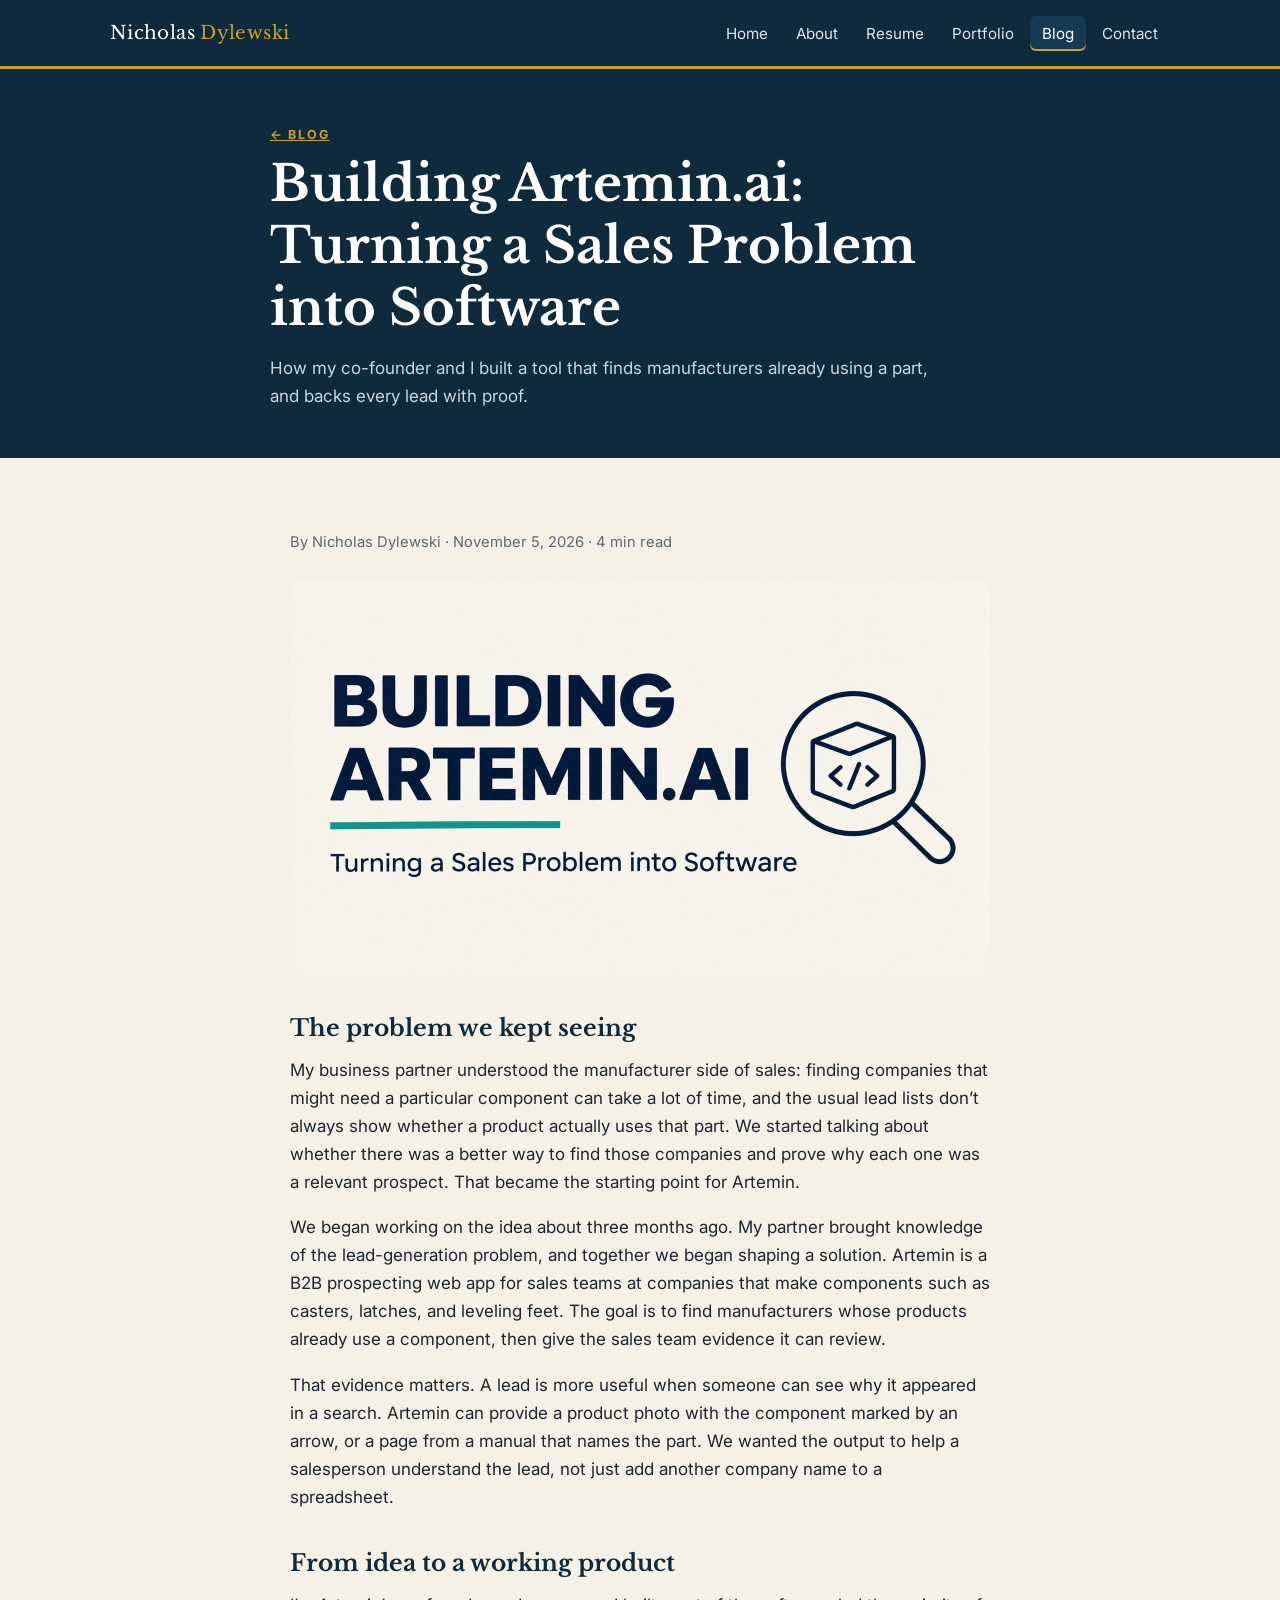
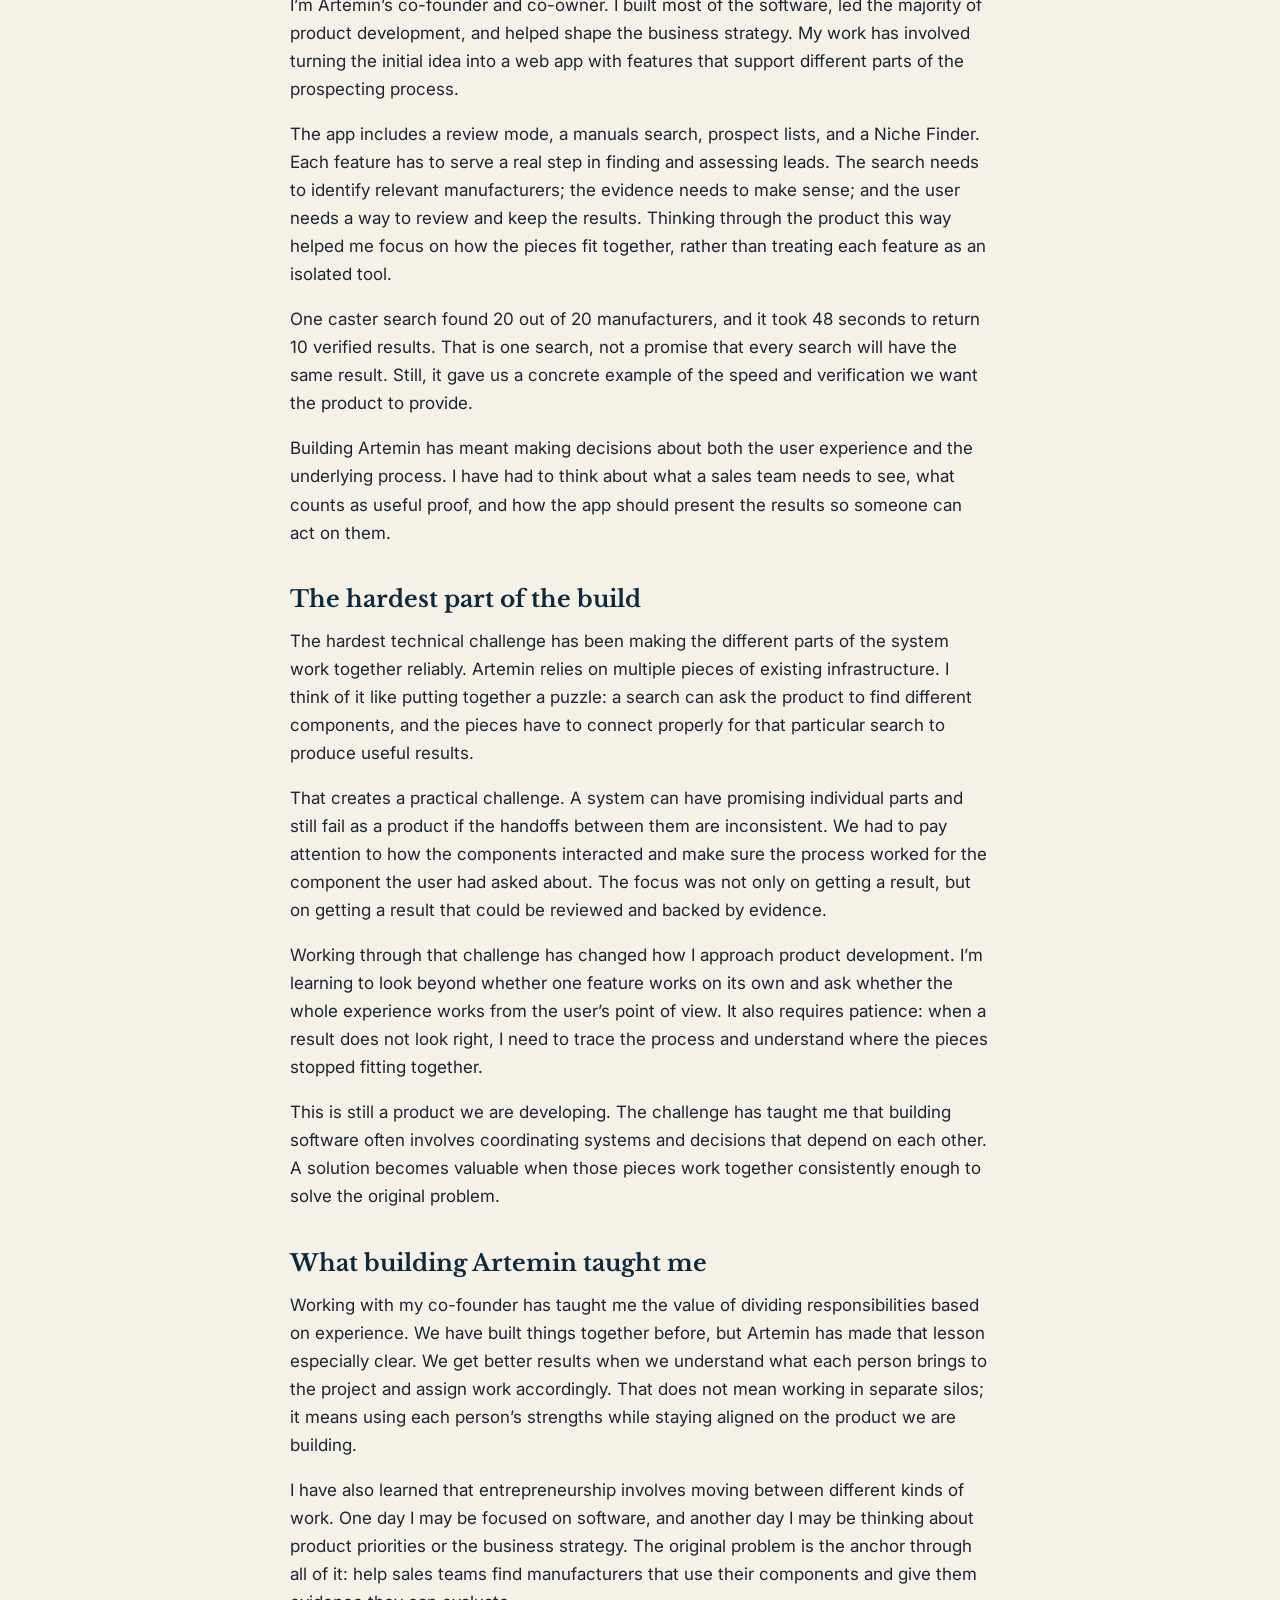
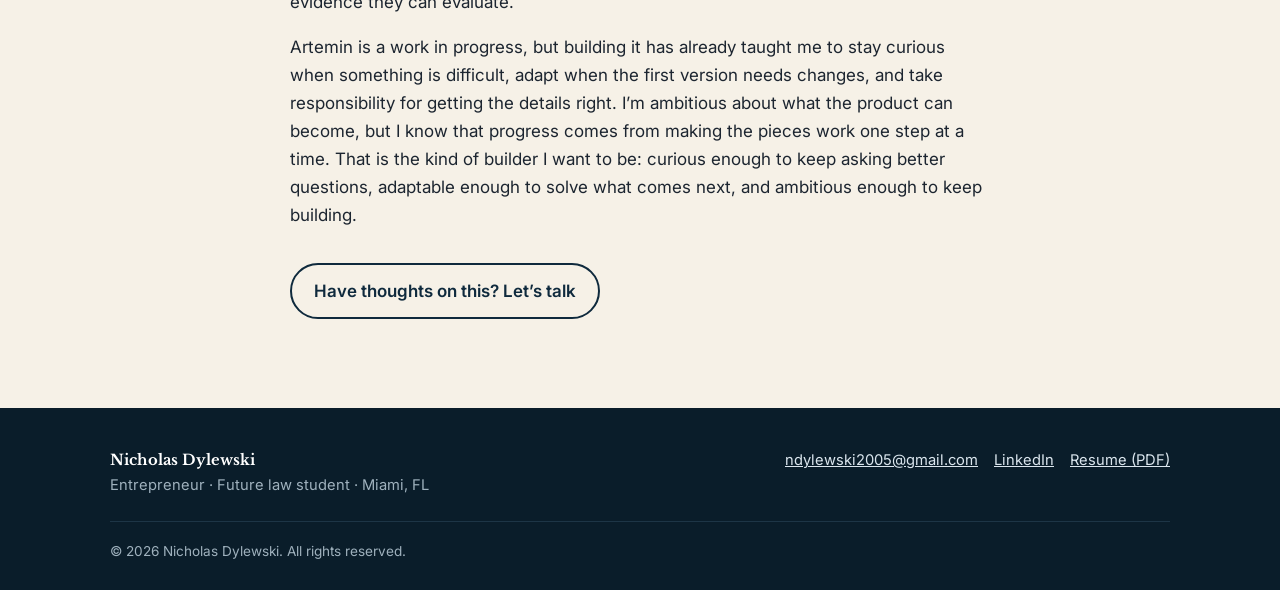
<file: blog/building-artemin.html>
<!doctype html>
<html lang="en">
<head>
<meta charset="utf-8">
<meta name="viewport" content="width=device-width, initial-scale=1">
<title>Building Artemin.ai: Turning a Sales Problem into Software | Nicholas Dylewski Blog</title>
<meta name="description" content="How my co-founder and I built a tool that finds manufacturers already using a part, and backs every lead with proof.">
<meta name="author" content="Nicholas Dylewski">
<link rel="preconnect" href="https://fonts.googleapis.com">
<link rel="preconnect" href="https://fonts.gstatic.com" crossorigin>
<link href="https://fonts.googleapis.com/css2?family=Inter:wght@400;600;700&family=Libre+Baskerville:ital,wght@0,400;0,700;1,400&display=swap" rel="stylesheet">
<link rel="stylesheet" href="../css/style.css?v=7">
</head>
<body>
<header class="site-header">
  <div class="container nav-wrap">
    <a class="brand" href="../index.html">Nicholas <span>Dylewski</span></a>
    <button class="nav-toggle" aria-label="Open menu" aria-expanded="false">&#9776; Menu</button>
    <ul class="nav-links">
<li><a href="../index.html">Home</a></li>
<li><a href="../about.html">About</a></li>
<li><a href="../resume.html">Resume</a></li>
<li><a href="../portfolio.html">Portfolio</a></li>
<li><a href="../blog.html" aria-current="page">Blog</a></li>
<li><a href="../contact.html">Contact</a></li>
    </ul>
  </div>
</header>
<main>

<section class="page-hero">
  <div class="container" style="max-width:780px">
    <span class="eyebrow"><a href="../blog.html" style="color:inherit">&larr; Blog</a></span>
    <h1>Building Artemin.ai: Turning a Sales Problem into Software</h1>
    <p>How my co-founder and I built a tool that finds manufacturers already using a part, and backs every lead with proof.</p>
  </div>
</section>
<section class="section">
  <article class="article container">
    <p class="date" style="color:var(--muted);font-size:.92rem">By Nicholas Dylewski &middot; November 5, 2026 &middot; 4 min read</p>
    <figure><div class="photo cover" data-file="blog-building-artemin-cover.jpg"><img src="../images/blog-building-artemin-cover.jpg" alt="Building Artemin.ai: Turning a Sales Problem into Software blog cover" title="Building Artemin.ai: Turning a Sales Problem into Software blog cover"></div></figure>
    <h2>The problem we kept seeing</h2>
    <p>My business partner understood the manufacturer side of sales: finding companies that might need a particular component can take a lot of time, and the usual lead lists don’t always show whether a product actually uses that part. We started talking about whether there was a better way to find those companies and prove why each one was a relevant prospect. That became the starting point for Artemin.</p>
    <p>We began working on the idea about three months ago. My partner brought knowledge of the lead-generation problem, and together we began shaping a solution. Artemin is a B2B prospecting web app for sales teams at companies that make components such as casters, latches, and leveling feet. The goal is to find manufacturers whose products already use a component, then give the sales team evidence it can review.</p>
    <p>That evidence matters. A lead is more useful when someone can see why it appeared in a search. Artemin can provide a product photo with the component marked by an arrow, or a page from a manual that names the part. We wanted the output to help a salesperson understand the lead, not just add another company name to a spreadsheet.</p>
    <h2>From idea to a working product</h2>
    <p>I’m Artemin’s co-founder and co-owner. I built most of the software, led the majority of product development, and helped shape the business strategy. My work has involved turning the initial idea into a web app with features that support different parts of the prospecting process.</p>
    <p>The app includes a review mode, a manuals search, prospect lists, and a Niche Finder. Each feature has to serve a real step in finding and assessing leads. The search needs to identify relevant manufacturers; the evidence needs to make sense; and the user needs a way to review and keep the results. Thinking through the product this way helped me focus on how the pieces fit together, rather than treating each feature as an isolated tool.</p>
    <p>One caster search found 20 out of 20 manufacturers, and it took 48 seconds to return 10 verified results. That is one search, not a promise that every search will have the same result. Still, it gave us a concrete example of the speed and verification we want the product to provide.</p>
    <p>Building Artemin has meant making decisions about both the user experience and the underlying process. I have had to think about what a sales team needs to see, what counts as useful proof, and how the app should present the results so someone can act on them.</p>
    <h2>The hardest part of the build</h2>
    <p>The hardest technical challenge has been making the different parts of the system work together reliably. Artemin relies on multiple pieces of existing infrastructure. I think of it like putting together a puzzle: a search can ask the product to find different components, and the pieces have to connect properly for that particular search to produce useful results.</p>
    <p>That creates a practical challenge. A system can have promising individual parts and still fail as a product if the handoffs between them are inconsistent. We had to pay attention to how the components interacted and make sure the process worked for the component the user had asked about. The focus was not only on getting a result, but on getting a result that could be reviewed and backed by evidence.</p>
    <p>Working through that challenge has changed how I approach product development. I’m learning to look beyond whether one feature works on its own and ask whether the whole experience works from the user’s point of view. It also requires patience: when a result does not look right, I need to trace the process and understand where the pieces stopped fitting together.</p>
    <p>This is still a product we are developing. The challenge has taught me that building software often involves coordinating systems and decisions that depend on each other. A solution becomes valuable when those pieces work together consistently enough to solve the original problem.</p>
    <h2>What building Artemin taught me</h2>
    <p>Working with my co-founder has taught me the value of dividing responsibilities based on experience. We have built things together before, but Artemin has made that lesson especially clear. We get better results when we understand what each person brings to the project and assign work accordingly. That does not mean working in separate silos; it means using each person’s strengths while staying aligned on the product we are building.</p>
    <p>I have also learned that entrepreneurship involves moving between different kinds of work. One day I may be focused on software, and another day I may be thinking about product priorities or the business strategy. The original problem is the anchor through all of it: help sales teams find manufacturers that use their components and give them evidence they can evaluate.</p>
    <p>Artemin is a work in progress, but building it has already taught me to stay curious when something is difficult, adapt when the first version needs changes, and take responsibility for getting the details right. I’m ambitious about what the product can become, but I know that progress comes from making the pieces work one step at a time. That is the kind of builder I want to be: curious enough to keep asking better questions, adaptable enough to solve what comes next, and ambitious enough to keep building.</p>
    <p style="margin-top:2em"><a class="btn btn-dark" href="../contact.html">Have thoughts on this? Let&rsquo;s talk</a></p>
  </article>
</section>

</main>
<footer class="site-footer">
  <div class="container">
    <div class="footer-grid">
      <div>
        <strong style="color:#fff;font-family:var(--serif)">Nicholas Dylewski</strong><br>
        Entrepreneur &middot; Future law student &middot; Miami, FL
      </div>
      <ul class="footer-links">
        <li><a href="mailto:ndylewski2005@gmail.com">ndylewski2005@gmail.com</a></li>
        <li><a href="https://www.linkedin.com/in/nicholasdylewski" target="_blank" rel="noopener">LinkedIn</a></li>
        <li><a href="../files/Nicholas-Dylewski-Resume.pdf" target="_blank">Resume (PDF)</a></li>
      </ul>
    </div>
    <div class="copyright">&copy; <span id="year">2026</span> Nicholas Dylewski. All rights reserved.</div>
  </div>
</footer>
<script src="../js/main.js?v=6" defer></script>
</body>
</html>
</file>
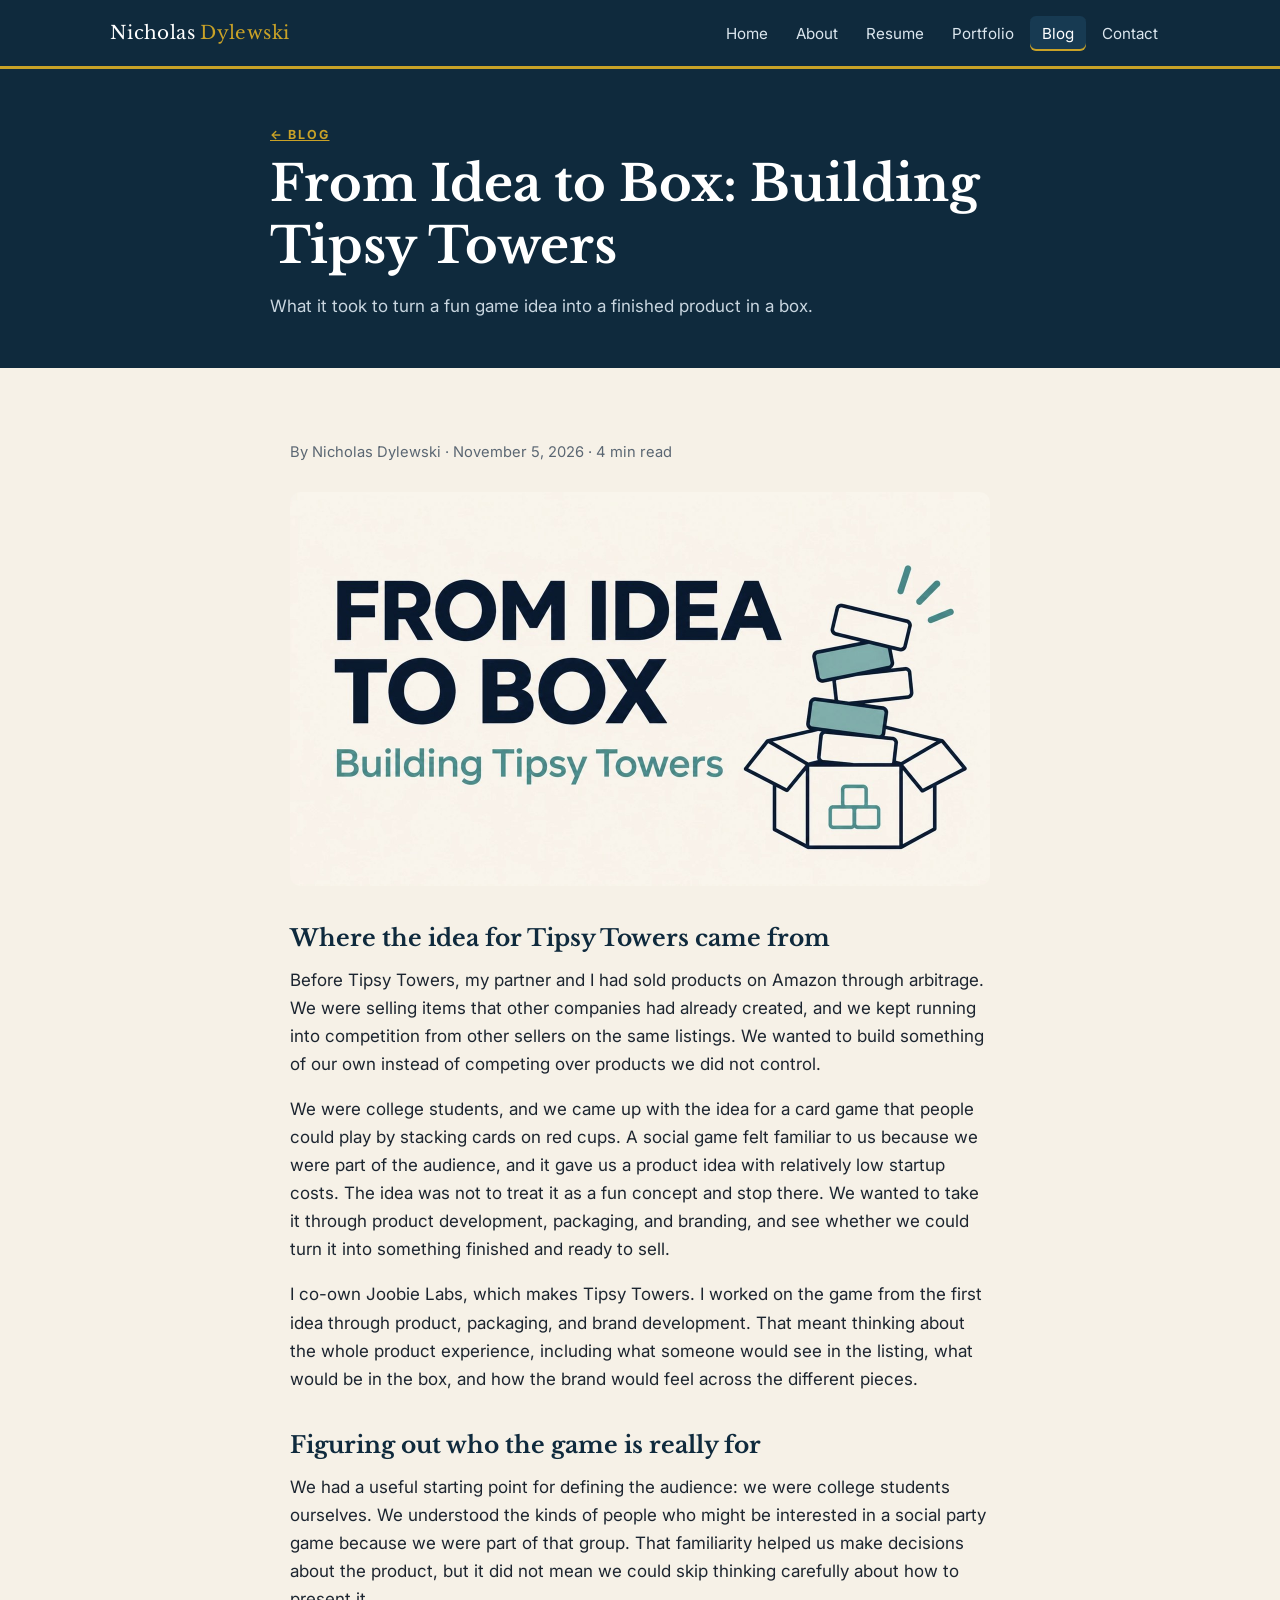
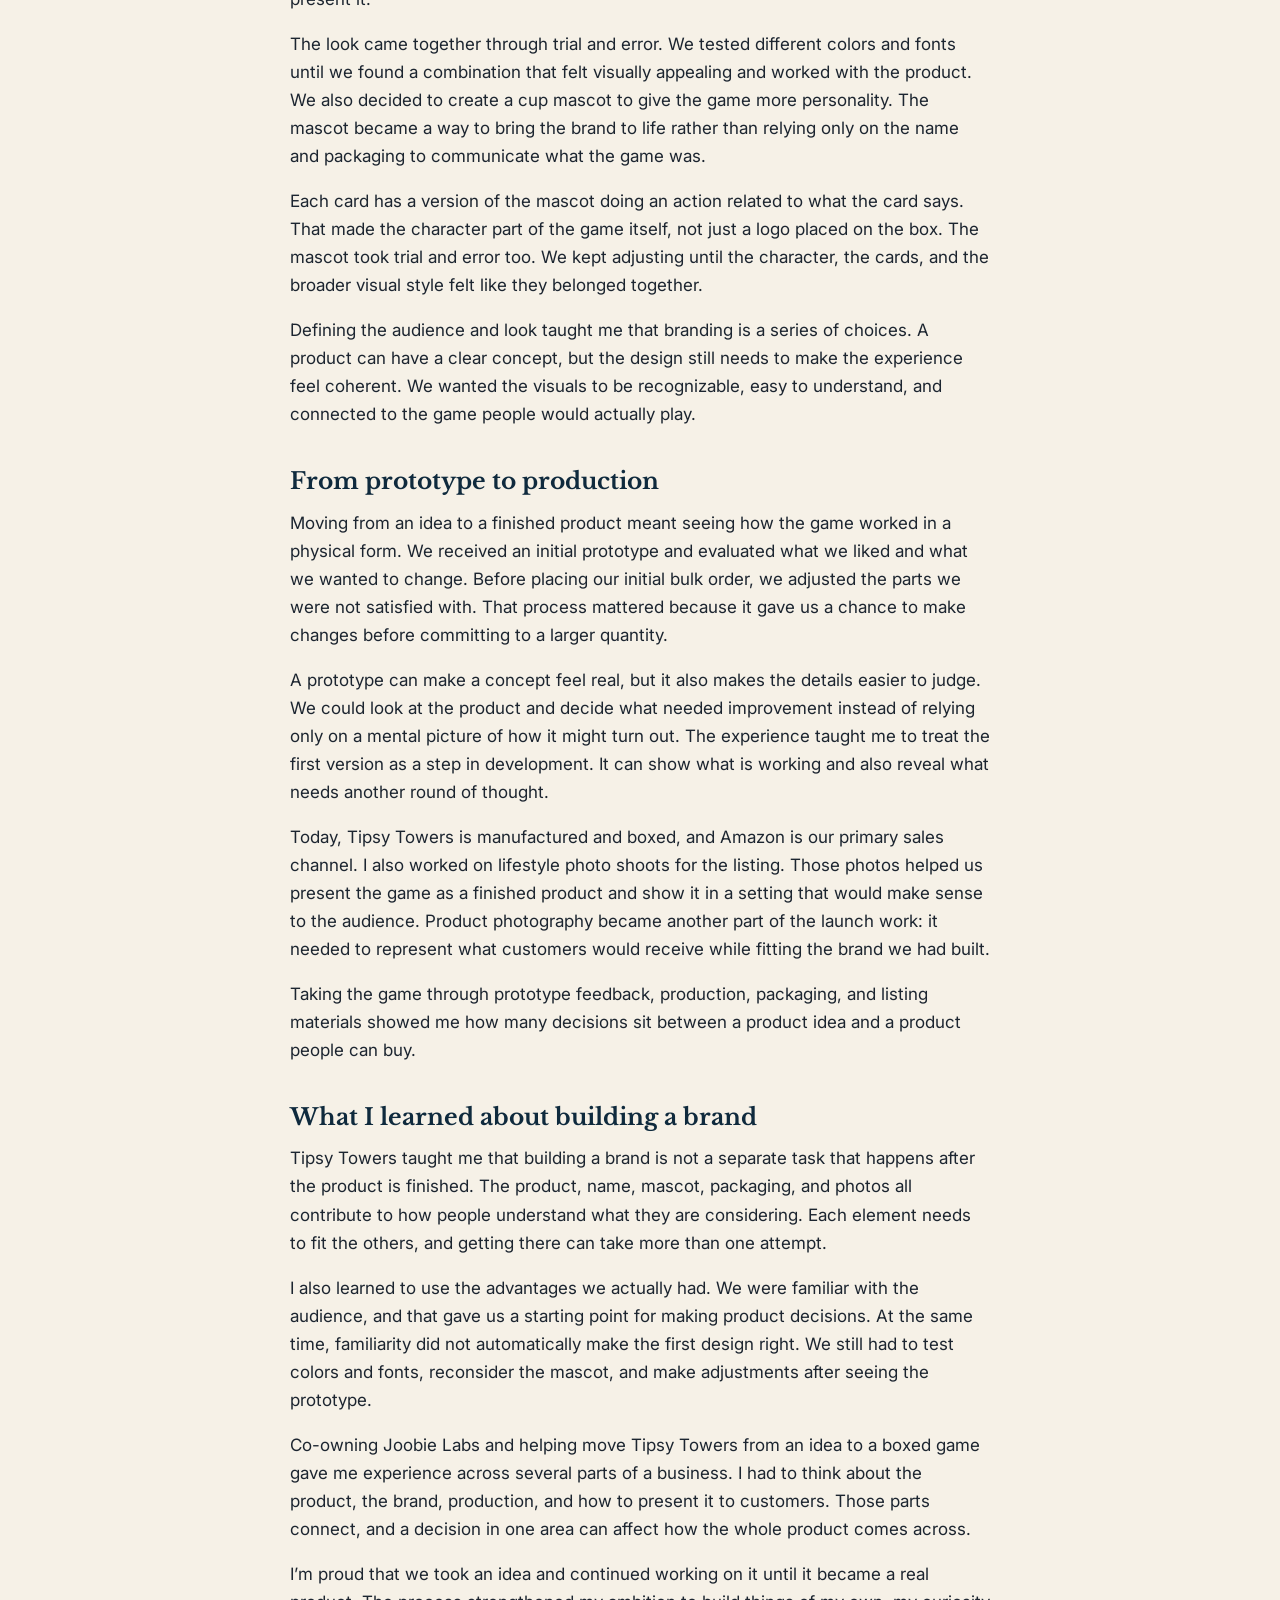
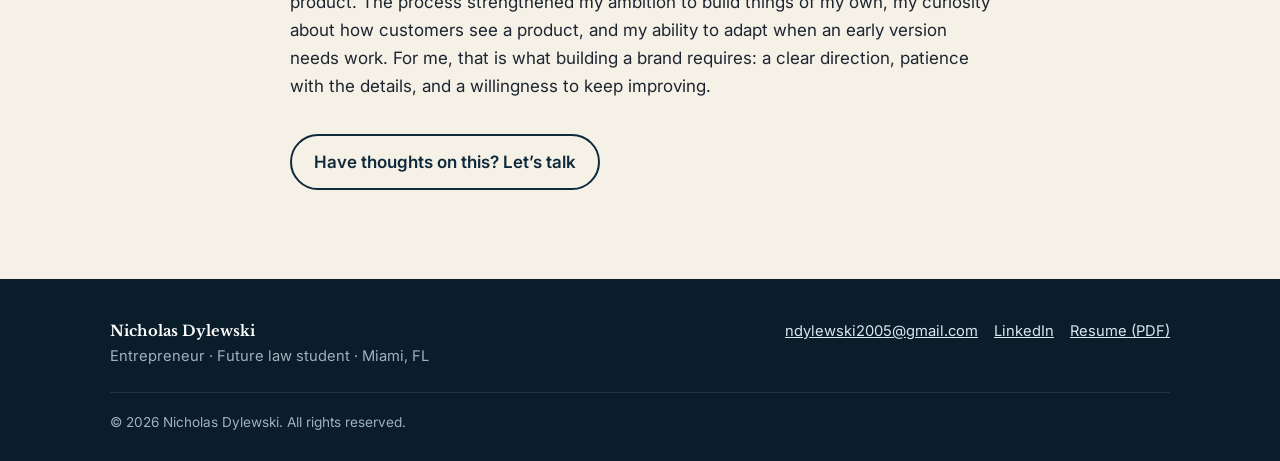
<file: blog/building-tipsy-towers.html>
<!doctype html>
<html lang="en">
<head>
<meta charset="utf-8">
<meta name="viewport" content="width=device-width, initial-scale=1">
<title>From Idea to Box: Building Tipsy Towers | Nicholas Dylewski Blog</title>
<meta name="description" content="What it took to turn a fun game idea into a finished product in a box.">
<meta name="author" content="Nicholas Dylewski">
<link rel="preconnect" href="https://fonts.googleapis.com">
<link rel="preconnect" href="https://fonts.gstatic.com" crossorigin>
<link href="https://fonts.googleapis.com/css2?family=Inter:wght@400;600;700&family=Libre+Baskerville:ital,wght@0,400;0,700;1,400&display=swap" rel="stylesheet">
<link rel="stylesheet" href="../css/style.css?v=7">
</head>
<body>
<header class="site-header">
  <div class="container nav-wrap">
    <a class="brand" href="../index.html">Nicholas <span>Dylewski</span></a>
    <button class="nav-toggle" aria-label="Open menu" aria-expanded="false">&#9776; Menu</button>
    <ul class="nav-links">
<li><a href="../index.html">Home</a></li>
<li><a href="../about.html">About</a></li>
<li><a href="../resume.html">Resume</a></li>
<li><a href="../portfolio.html">Portfolio</a></li>
<li><a href="../blog.html" aria-current="page">Blog</a></li>
<li><a href="../contact.html">Contact</a></li>
    </ul>
  </div>
</header>
<main>

<section class="page-hero">
  <div class="container" style="max-width:780px">
    <span class="eyebrow"><a href="../blog.html" style="color:inherit">&larr; Blog</a></span>
    <h1>From Idea to Box: Building Tipsy Towers</h1>
    <p>What it took to turn a fun game idea into a finished product in a box.</p>
  </div>
</section>
<section class="section">
  <article class="article container">
    <p class="date" style="color:var(--muted);font-size:.92rem">By Nicholas Dylewski &middot; November 5, 2026 &middot; 4 min read</p>
    <figure><div class="photo cover" data-file="blog-building-tipsy-towers-cover.jpg"><img src="../images/blog-building-tipsy-towers-cover.jpg" alt="From Idea to Box: Building Tipsy Towers blog cover" title="From Idea to Box: Building Tipsy Towers blog cover"></div></figure>
    <h2>Where the idea for Tipsy Towers came from</h2>
    <p>Before Tipsy Towers, my partner and I had sold products on Amazon through arbitrage. We were selling items that other companies had already created, and we kept running into competition from other sellers on the same listings. We wanted to build something of our own instead of competing over products we did not control.</p>
    <p>We were college students, and we came up with the idea for a card game that people could play by stacking cards on red cups. A social game felt familiar to us because we were part of the audience, and it gave us a product idea with relatively low startup costs. The idea was not to treat it as a fun concept and stop there. We wanted to take it through product development, packaging, and branding, and see whether we could turn it into something finished and ready to sell.</p>
    <p>I co-own Joobie Labs, which makes Tipsy Towers. I worked on the game from the first idea through product, packaging, and brand development. That meant thinking about the whole product experience, including what someone would see in the listing, what would be in the box, and how the brand would feel across the different pieces.</p>
    <h2>Figuring out who the game is really for</h2>
    <p>We had a useful starting point for defining the audience: we were college students ourselves. We understood the kinds of people who might be interested in a social party game because we were part of that group. That familiarity helped us make decisions about the product, but it did not mean we could skip thinking carefully about how to present it.</p>
    <p>The look came together through trial and error. We tested different colors and fonts until we found a combination that felt visually appealing and worked with the product. We also decided to create a cup mascot to give the game more personality. The mascot became a way to bring the brand to life rather than relying only on the name and packaging to communicate what the game was.</p>
    <p>Each card has a version of the mascot doing an action related to what the card says. That made the character part of the game itself, not just a logo placed on the box. The mascot took trial and error too. We kept adjusting until the character, the cards, and the broader visual style felt like they belonged together.</p>
    <p>Defining the audience and look taught me that branding is a series of choices. A product can have a clear concept, but the design still needs to make the experience feel coherent. We wanted the visuals to be recognizable, easy to understand, and connected to the game people would actually play.</p>
    <h2>From prototype to production</h2>
    <p>Moving from an idea to a finished product meant seeing how the game worked in a physical form. We received an initial prototype and evaluated what we liked and what we wanted to change. Before placing our initial bulk order, we adjusted the parts we were not satisfied with. That process mattered because it gave us a chance to make changes before committing to a larger quantity.</p>
    <p>A prototype can make a concept feel real, but it also makes the details easier to judge. We could look at the product and decide what needed improvement instead of relying only on a mental picture of how it might turn out. The experience taught me to treat the first version as a step in development. It can show what is working and also reveal what needs another round of thought.</p>
    <p>Today, Tipsy Towers is manufactured and boxed, and Amazon is our primary sales channel. I also worked on lifestyle photo shoots for the listing. Those photos helped us present the game as a finished product and show it in a setting that would make sense to the audience. Product photography became another part of the launch work: it needed to represent what customers would receive while fitting the brand we had built.</p>
    <p>Taking the game through prototype feedback, production, packaging, and listing materials showed me how many decisions sit between a product idea and a product people can buy.</p>
    <h2>What I learned about building a brand</h2>
    <p>Tipsy Towers taught me that building a brand is not a separate task that happens after the product is finished. The product, name, mascot, packaging, and photos all contribute to how people understand what they are considering. Each element needs to fit the others, and getting there can take more than one attempt.</p>
    <p>I also learned to use the advantages we actually had. We were familiar with the audience, and that gave us a starting point for making product decisions. At the same time, familiarity did not automatically make the first design right. We still had to test colors and fonts, reconsider the mascot, and make adjustments after seeing the prototype.</p>
    <p>Co-owning Joobie Labs and helping move Tipsy Towers from an idea to a boxed game gave me experience across several parts of a business. I had to think about the product, the brand, production, and how to present it to customers. Those parts connect, and a decision in one area can affect how the whole product comes across.</p>
    <p>I’m proud that we took an idea and continued working on it until it became a real product. The process strengthened my ambition to build things of my own, my curiosity about how customers see a product, and my ability to adapt when an early version needs work. For me, that is what building a brand requires: a clear direction, patience with the details, and a willingness to keep improving.</p>
    <p style="margin-top:2em"><a class="btn btn-dark" href="../contact.html">Have thoughts on this? Let&rsquo;s talk</a></p>
  </article>
</section>

</main>
<footer class="site-footer">
  <div class="container">
    <div class="footer-grid">
      <div>
        <strong style="color:#fff;font-family:var(--serif)">Nicholas Dylewski</strong><br>
        Entrepreneur &middot; Future law student &middot; Miami, FL
      </div>
      <ul class="footer-links">
        <li><a href="mailto:ndylewski2005@gmail.com">ndylewski2005@gmail.com</a></li>
        <li><a href="https://www.linkedin.com/in/nicholasdylewski" target="_blank" rel="noopener">LinkedIn</a></li>
        <li><a href="../files/Nicholas-Dylewski-Resume.pdf" target="_blank">Resume (PDF)</a></li>
      </ul>
    </div>
    <div class="copyright">&copy; <span id="year">2026</span> Nicholas Dylewski. All rights reserved.</div>
  </div>
</footer>
<script src="../js/main.js?v=6" defer></script>
</body>
</html>
</file>
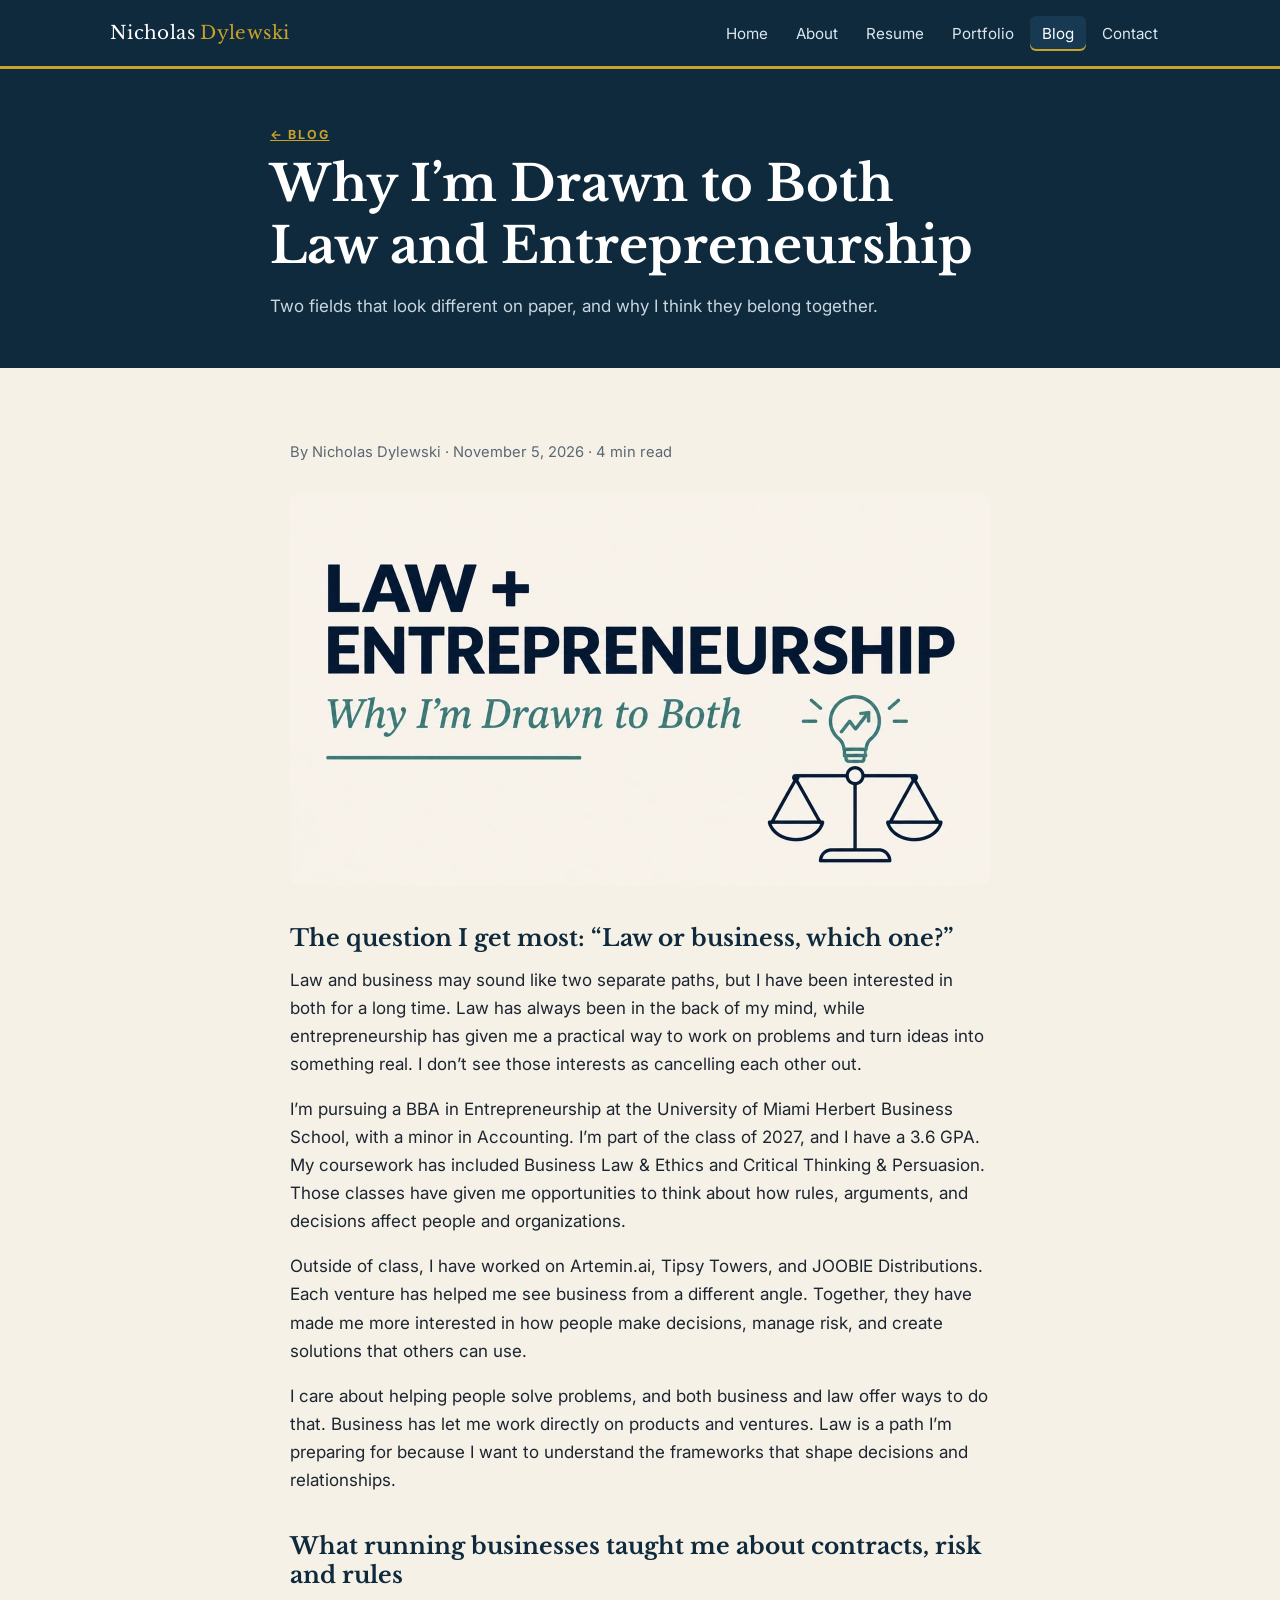
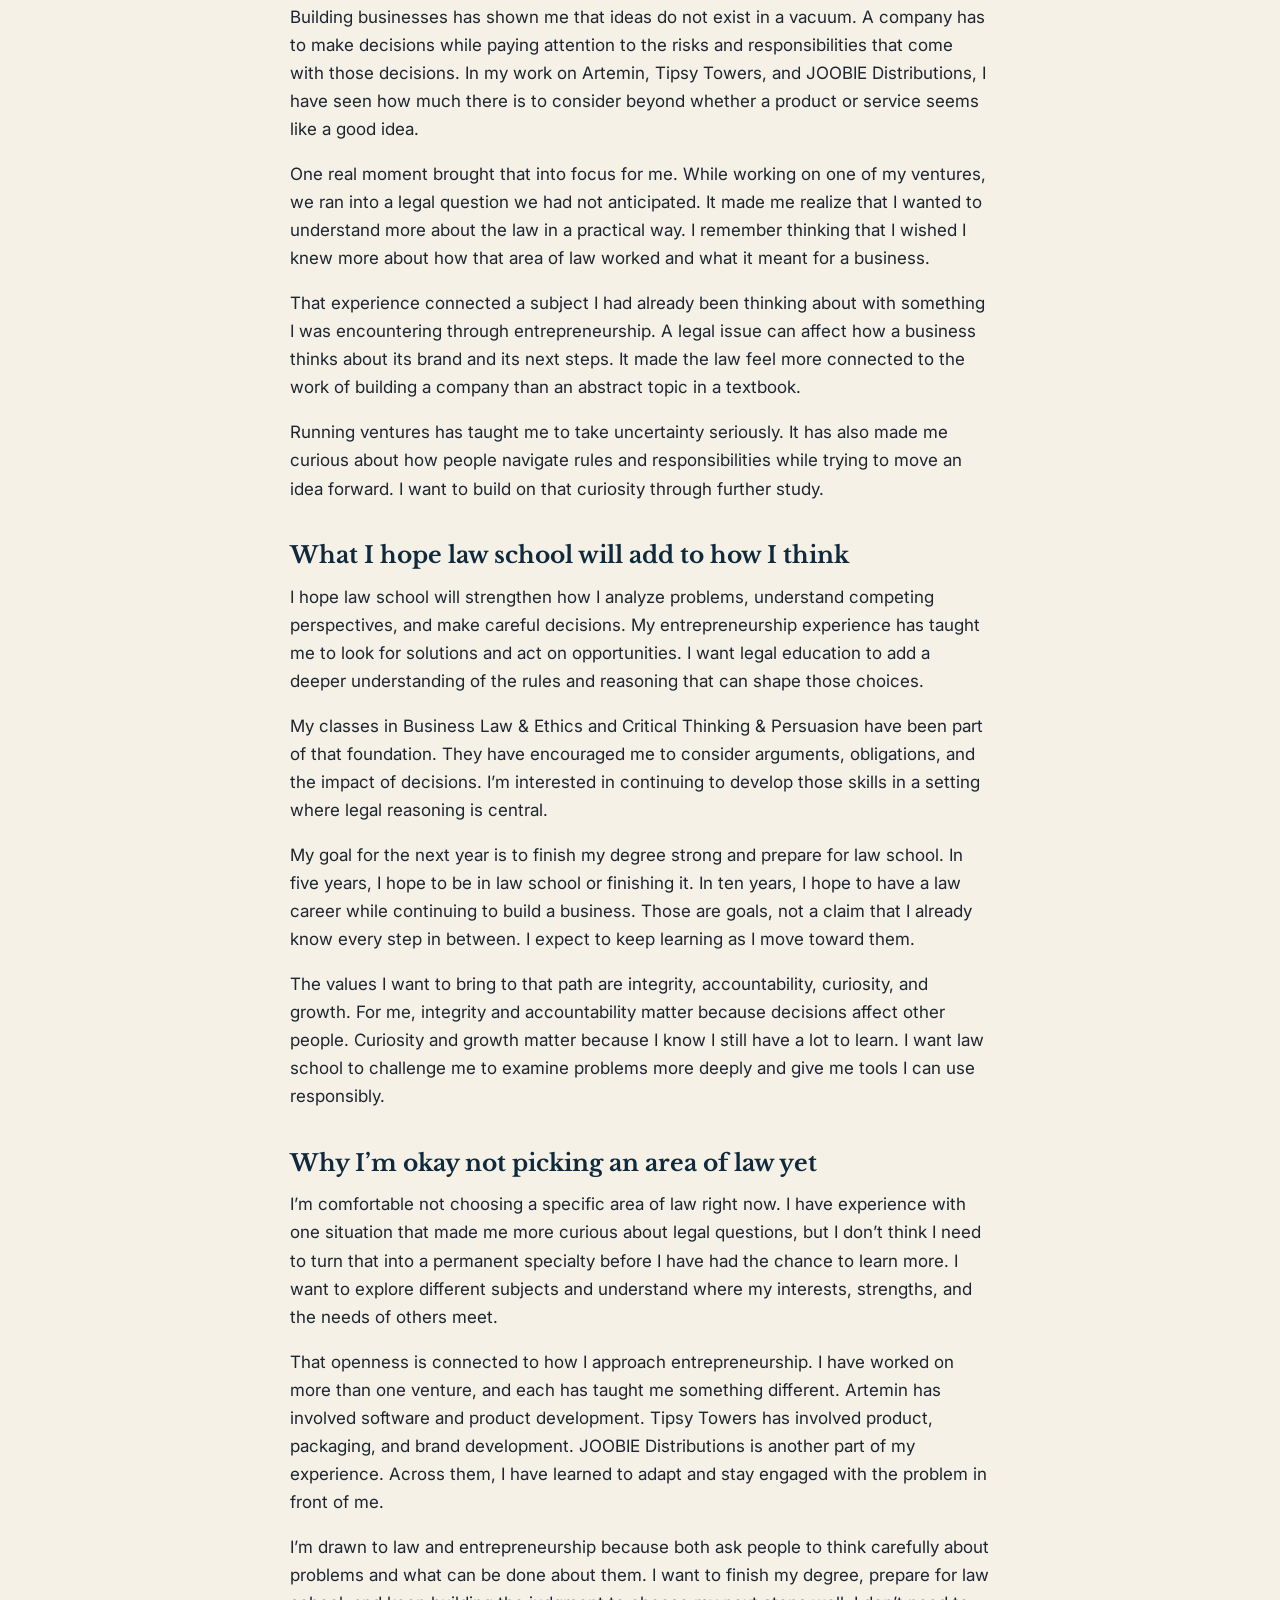
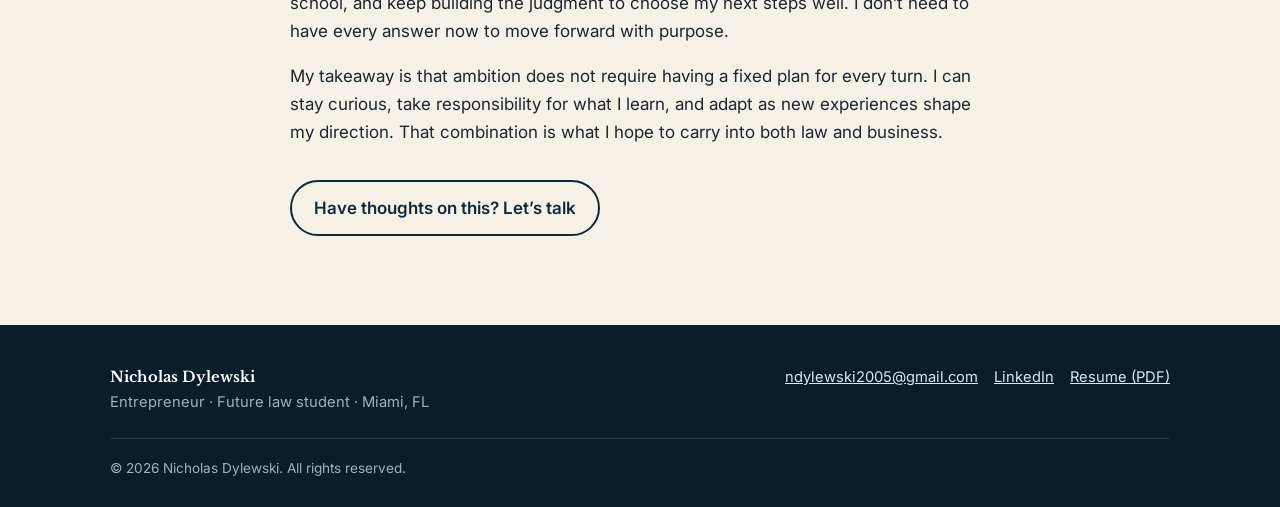
<file: blog/law-and-entrepreneurship.html>
<!doctype html>
<html lang="en">
<head>
<meta charset="utf-8">
<meta name="viewport" content="width=device-width, initial-scale=1">
<title>Why I’m Drawn to Both Law and Entrepreneurship | Nicholas Dylewski Blog</title>
<meta name="description" content="Two fields that look different on paper, and why I think they belong together.">
<meta name="author" content="Nicholas Dylewski">
<link rel="preconnect" href="https://fonts.googleapis.com">
<link rel="preconnect" href="https://fonts.gstatic.com" crossorigin>
<link href="https://fonts.googleapis.com/css2?family=Inter:wght@400;600;700&family=Libre+Baskerville:ital,wght@0,400;0,700;1,400&display=swap" rel="stylesheet">
<link rel="stylesheet" href="../css/style.css?v=7">
</head>
<body>
<header class="site-header">
  <div class="container nav-wrap">
    <a class="brand" href="../index.html">Nicholas <span>Dylewski</span></a>
    <button class="nav-toggle" aria-label="Open menu" aria-expanded="false">&#9776; Menu</button>
    <ul class="nav-links">
<li><a href="../index.html">Home</a></li>
<li><a href="../about.html">About</a></li>
<li><a href="../resume.html">Resume</a></li>
<li><a href="../portfolio.html">Portfolio</a></li>
<li><a href="../blog.html" aria-current="page">Blog</a></li>
<li><a href="../contact.html">Contact</a></li>
    </ul>
  </div>
</header>
<main>

<section class="page-hero">
  <div class="container" style="max-width:780px">
    <span class="eyebrow"><a href="../blog.html" style="color:inherit">&larr; Blog</a></span>
    <h1>Why I&rsquo;m Drawn to Both Law and Entrepreneurship</h1>
    <p>Two fields that look different on paper, and why I think they belong together.</p>
  </div>
</section>
<section class="section">
  <article class="article container">
    <p class="date" style="color:var(--muted);font-size:.92rem">By Nicholas Dylewski &middot; November 5, 2026 &middot; 4 min read</p>
    <figure><div class="photo cover" data-file="blog-law-and-entrepreneurship-cover.jpg"><img src="../images/blog-law-and-entrepreneurship-cover.jpg" alt="Law and Entrepreneurship: Why I&rsquo;m Drawn to Both blog cover" title="Law and Entrepreneurship: Why I&rsquo;m Drawn to Both blog cover"></div></figure>
    <h2>The question I get most: “Law or business, which one?”</h2>
    <p>Law and business may sound like two separate paths, but I have been interested in both for a long time. Law has always been in the back of my mind, while entrepreneurship has given me a practical way to work on problems and turn ideas into something real. I don’t see those interests as cancelling each other out.</p>
    <p>I’m pursuing a BBA in Entrepreneurship at the University of Miami Herbert Business School, with a minor in Accounting. I’m part of the class of 2027, and I have a 3.6 GPA. My coursework has included Business Law &amp; Ethics and Critical Thinking &amp; Persuasion. Those classes have given me opportunities to think about how rules, arguments, and decisions affect people and organizations.</p>
    <p>Outside of class, I have worked on Artemin.ai, Tipsy Towers, and JOOBIE Distributions. Each venture has helped me see business from a different angle. Together, they have made me more interested in how people make decisions, manage risk, and create solutions that others can use.</p>
    <p>I care about helping people solve problems, and both business and law offer ways to do that. Business has let me work directly on products and ventures. Law is a path I’m preparing for because I want to understand the frameworks that shape decisions and relationships.</p>
    <h2>What running businesses taught me about contracts, risk and rules</h2>
    <p>Building businesses has shown me that ideas do not exist in a vacuum. A company has to make decisions while paying attention to the risks and responsibilities that come with those decisions. In my work on Artemin, Tipsy Towers, and JOOBIE Distributions, I have seen how much there is to consider beyond whether a product or service seems like a good idea.</p>
    <p>One real moment brought that into focus for me. While working on one of my ventures, we ran into a legal question we had not anticipated. It made me realize that I wanted to understand more about the law in a practical way. I remember thinking that I wished I knew more about how that area of law worked and what it meant for a business.</p>
    <p>That experience connected a subject I had already been thinking about with something I was encountering through entrepreneurship. A legal issue can affect how a business thinks about its brand and its next steps. It made the law feel more connected to the work of building a company than an abstract topic in a textbook.</p>
    <p>Running ventures has taught me to take uncertainty seriously. It has also made me curious about how people navigate rules and responsibilities while trying to move an idea forward. I want to build on that curiosity through further study.</p>
    <h2>What I hope law school will add to how I think</h2>
    <p>I hope law school will strengthen how I analyze problems, understand competing perspectives, and make careful decisions. My entrepreneurship experience has taught me to look for solutions and act on opportunities. I want legal education to add a deeper understanding of the rules and reasoning that can shape those choices.</p>
    <p>My classes in Business Law &amp; Ethics and Critical Thinking &amp; Persuasion have been part of that foundation. They have encouraged me to consider arguments, obligations, and the impact of decisions. I’m interested in continuing to develop those skills in a setting where legal reasoning is central.</p>
    <p>My goal for the next year is to finish my degree strong and prepare for law school. In five years, I hope to be in law school or finishing it. In ten years, I hope to have a law career while continuing to build a business. Those are goals, not a claim that I already know every step in between. I expect to keep learning as I move toward them.</p>
    <p>The values I want to bring to that path are integrity, accountability, curiosity, and growth. For me, integrity and accountability matter because decisions affect other people. Curiosity and growth matter because I know I still have a lot to learn. I want law school to challenge me to examine problems more deeply and give me tools I can use responsibly.</p>
    <h2>Why I’m okay not picking an area of law yet</h2>
    <p>I’m comfortable not choosing a specific area of law right now. I have experience with one situation that made me more curious about legal questions, but I don’t think I need to turn that into a permanent specialty before I have had the chance to learn more. I want to explore different subjects and understand where my interests, strengths, and the needs of others meet.</p>
    <p>That openness is connected to how I approach entrepreneurship. I have worked on more than one venture, and each has taught me something different. Artemin has involved software and product development. Tipsy Towers has involved product, packaging, and brand development. JOOBIE Distributions is another part of my experience. Across them, I have learned to adapt and stay engaged with the problem in front of me.</p>
    <p>I’m drawn to law and entrepreneurship because both ask people to think carefully about problems and what can be done about them. I want to finish my degree, prepare for law school, and keep building the judgment to choose my next steps well. I don’t need to have every answer now to move forward with purpose.</p>
    <p>My takeaway is that ambition does not require having a fixed plan for every turn. I can stay curious, take responsibility for what I learn, and adapt as new experiences shape my direction. That combination is what I hope to carry into both law and business.</p>
    <p style="margin-top:2em"><a class="btn btn-dark" href="../contact.html">Have thoughts on this? Let&rsquo;s talk</a></p>
  </article>
</section>

</main>
<footer class="site-footer">
  <div class="container">
    <div class="footer-grid">
      <div>
        <strong style="color:#fff;font-family:var(--serif)">Nicholas Dylewski</strong><br>
        Entrepreneur &middot; Future law student &middot; Miami, FL
      </div>
      <ul class="footer-links">
        <li><a href="mailto:ndylewski2005@gmail.com">ndylewski2005@gmail.com</a></li>
        <li><a href="https://www.linkedin.com/in/nicholasdylewski" target="_blank" rel="noopener">LinkedIn</a></li>
        <li><a href="../files/Nicholas-Dylewski-Resume.pdf" target="_blank">Resume (PDF)</a></li>
      </ul>
    </div>
    <div class="copyright">&copy; <span id="year">2026</span> Nicholas Dylewski. All rights reserved.</div>
  </div>
</footer>
<script src="../js/main.js?v=6" defer></script>
</body>
</html>
</file>
<file: css/style.css>
/* Nicholas Dylewski — personal brand site */
:root {
  --navy: #0f2a3d;
  --navy-2: #173a52;
  --teal: #1f7a8c;
  --gold: #c9a227;
  --sand: #f6f1e7;
  --paper: #ffffff;
  --ink: #1c2530;
  --muted: #5b6773;
  --line: #e3ddd0;
  --radius: 10px;
  --max: 1100px;
  --serif: "Libre Baskerville", Georgia, "Times New Roman", serif;
  --sans: "Inter", system-ui, -apple-system, "Segoe UI", Roboto, Arial, sans-serif;
}

* { box-sizing: border-box; }
html { scroll-behavior: smooth; }
body {
  margin: 0;
  font-family: var(--sans);
  font-size: 17px;
  line-height: 1.65;
  color: var(--ink);
  background: var(--sand);
}
img { max-width: 100%; display: block; }
a { color: var(--teal); }
a:hover { color: var(--navy); }
h1, h2, h3 { font-family: var(--serif); color: var(--navy); line-height: 1.25; margin: 0 0 .6em; }
h1 { font-size: clamp(2rem, 5vw, 3.1rem); }
h2 { font-size: clamp(1.5rem, 3.2vw, 2rem); }
h3 { font-size: 1.2rem; }
p { margin: 0 0 1em; }

.container { width: 100%; max-width: var(--max); margin: 0 auto; padding: 0 20px; }
.section { padding: 72px 0; }
.section.alt { background: var(--paper); }
.eyebrow {
  font-size: .78rem; letter-spacing: .14em; text-transform: uppercase;
  color: var(--teal); font-weight: 700; margin-bottom: .6em; display: block;
}
.lead { font-size: 1.15rem; color: var(--muted); max-width: 680px; }

/* ---------- Header / nav ---------- */
.site-header {
  position: sticky; top: 0; z-index: 50;
  background: var(--navy);
  border-bottom: 3px solid var(--gold);
}
.nav-wrap { display: flex; align-items: center; justify-content: space-between; height: 66px; }
.brand {
  font-family: var(--serif); color: #fff; text-decoration: none; font-size: 1.15rem; letter-spacing: .02em;
}
.brand span { color: var(--gold); }
.nav-links { display: flex; gap: 4px; list-style: none; margin: 0; padding: 0; }
.nav-links a {
  color: #dbe6ee; text-decoration: none; padding: 8px 12px; border-radius: 6px; font-size: .95rem;
}
.nav-links a:hover, .nav-links a[aria-current="page"] { color: #fff; background: var(--navy-2); }
.nav-links a[aria-current="page"] { box-shadow: inset 0 -2px 0 var(--gold); }
.nav-toggle {
  display: none; background: none; border: 1px solid #456; color: #fff;
  border-radius: 6px; padding: 6px 10px; font-size: 1rem; cursor: pointer;
}
@media (max-width: 820px) {
  .nav-toggle { display: block; }
  .nav-links {
    display: none; position: absolute; top: 69px; left: 0; right: 0;
    flex-direction: column; background: var(--navy); padding: 10px 20px 18px;
  }
  .nav-links.open { display: flex; }
}

/* ---------- Buttons ---------- */
.btn {
  display: inline-block; padding: 12px 22px; border-radius: 999px; font-weight: 600;
  text-decoration: none; border: 2px solid var(--gold); transition: .15s;
}
.btn-primary { background: var(--gold); color: var(--navy); }
.btn-primary:hover { background: #b38f1d; color: var(--navy); }
.btn-ghost { color: #fff; }
.btn-ghost:hover { background: rgba(255,255,255,.08); color: #fff; }
.btn-dark { border-color: var(--navy); color: var(--navy); }
.btn-dark:hover { background: var(--navy); color: #fff; }
.btn-row { display: flex; flex-wrap: wrap; gap: 12px; margin-top: 1.4em; }

/* ---------- Hero ---------- */
.hero { background: linear-gradient(135deg, var(--navy) 0%, var(--navy-2) 60%, #1c5468 100%); color: #e8eef3; }
.hero .container { display: grid; grid-template-columns: 1.25fr 1fr; gap: 48px; align-items: center; padding-top: 72px; padding-bottom: 72px; }
.hero h1 { color: #fff; }
.hero .lead { color: #c9d6e0; }
.hero .eyebrow { color: var(--gold); }
.tagline { font-family: var(--serif); font-style: italic; color: var(--gold); font-size: 1.2rem; }
@media (max-width: 820px) { .hero .container { grid-template-columns: 1fr; } }

.page-hero { background: var(--navy); color: #c9d6e0; padding: 56px 0 48px; }
.page-hero h1 { color: #fff; margin-bottom: .3em; }
.page-hero .eyebrow { color: var(--gold); }
.page-hero p { max-width: 680px; margin: 0; }

/* ---------- Images (with friendly placeholder until a photo is added) ---------- */
.photo {
  position: relative; border-radius: var(--radius); overflow: hidden; background: #dfe7ec;
}
.photo img { width: 100%; height: 100%; object-fit: cover; }
.photo.portrait { aspect-ratio: 4 / 5; }
.photo.wide { aspect-ratio: 16 / 10; }
.photo.square { aspect-ratio: 1 / 1; }
.photo.missing img { display: none; }
.photo.missing::after {
  content: "Add photo: images/" attr(data-file);
  position: absolute; inset: 0; display: flex; align-items: center; justify-content: center; text-align: center;
  padding: 16px; font-size: .85rem; color: var(--muted);
  border: 2px dashed #9fb1bd; border-radius: var(--radius);
  background: repeating-linear-gradient(45deg, #e8eef2, #e8eef2 12px, #e1e9ee 12px, #e1e9ee 24px);
}
.hero .photo { box-shadow: 0 20px 50px rgba(0,0,0,.35); border: 4px solid rgba(201,162,39,.6); }
figure { margin: 0; }
figcaption { font-size: .85rem; color: var(--muted); margin-top: 8px; }

/* ---------- Grids / cards ---------- */
.grid { display: grid; gap: 24px; }
.grid-2 { grid-template-columns: repeat(2, 1fr); }
.grid-3 { grid-template-columns: repeat(3, 1fr); }
.grid-4 { grid-template-columns: repeat(4, 1fr); }
@media (max-width: 900px) { .grid-3, .grid-4 { grid-template-columns: repeat(2, 1fr); } }
@media (max-width: 640px) { .grid-2, .grid-3, .grid-4 { grid-template-columns: 1fr; } }

.card {
  background: var(--paper); border: 1px solid var(--line); border-radius: var(--radius); padding: 26px;
}
.section.alt .card { background: var(--sand); }
.card h3 { margin-bottom: .4em; }
.card p:last-child { margin-bottom: 0; }

.pill-list { display: flex; flex-wrap: wrap; gap: 8px; list-style: none; padding: 0; margin: 0; }
.pill-list li {
  background: var(--paper); border: 1px solid var(--line); border-radius: 999px;
  padding: 6px 14px; font-size: .92rem;
}
.section.alt .pill-list li { background: var(--sand); }

.three-words { display: grid; grid-template-columns: repeat(3, 1fr); gap: 20px; }
.three-words .word {
  text-align: center; padding: 30px 18px; background: var(--navy); color: #c9d6e0; border-radius: var(--radius);
}
.three-words .word strong { display: block; font-family: var(--serif); font-size: 1.6rem; color: var(--gold); margin-bottom: 6px; }
@media (max-width: 640px) { .three-words { grid-template-columns: 1fr; } }

.stat-row { display: grid; grid-template-columns: repeat(3, 1fr); gap: 16px; margin: 1.2em 0; }
.stat { background: var(--sand); border-radius: 8px; padding: 16px; text-align: center; }
.stat b { display: block; font-family: var(--serif); font-size: 1.6rem; color: var(--navy); }
.stat span { font-size: .85rem; color: var(--muted); }

.split { display: grid; grid-template-columns: 1fr 1fr; gap: 48px; align-items: center; }
.split.reverse > :first-child { order: 2; }
@media (max-width: 820px) { .split { grid-template-columns: 1fr; } .split.reverse > :first-child { order: 0; } }

/* ---------- Video ---------- */
.video-frame { position: relative; aspect-ratio: 16 / 9; border-radius: var(--radius); overflow: hidden; background: var(--navy); }
.video-frame iframe { position: absolute; inset: 0; width: 100%; height: 100%; border: 0; }
.video-frame .video-placeholder {
  position: absolute; inset: 0; display: flex; flex-direction: column; align-items: center; justify-content: center;
  color: #c9d6e0; text-align: center; padding: 20px;
}
.video-frame .video-placeholder .play {
  width: 70px; height: 70px; border-radius: 50%; border: 3px solid var(--gold); margin-bottom: 14px;
  display: flex; align-items: center; justify-content: center; color: var(--gold); font-size: 1.6rem;
}

/* ---------- Resume ---------- */
.resume-block { margin-bottom: 40px; }
.resume-item { border-left: 3px solid var(--gold); padding: 4px 0 4px 20px; margin-bottom: 26px; }
.resume-item .meta { display: flex; justify-content: space-between; flex-wrap: wrap; gap: 6px; color: var(--muted); font-size: .92rem; }
.resume-item h3 { margin: 0; }
.resume-item ul { margin: .6em 0 0; padding-left: 1.2em; }

/* ---------- Blog ---------- */
.post-card { display: flex; flex-direction: column; }
.post-card .photo { margin: -26px -26px 20px; border-radius: var(--radius) var(--radius) 0 0; }
.post-card .date { font-size: .85rem; color: var(--muted); }
.post-card .more { margin-top: auto; font-weight: 600; }
.article { max-width: 740px; margin: 0 auto; }
.article h2 { margin-top: 1.6em; font-size: 1.45rem; }
.article .photo { margin: 28px 0; }
.draft-note {
  background: #fff8e1; border: 1px solid #f0d77a; border-radius: 8px; padding: 16px 20px; margin-bottom: 28px; font-size: .95rem;
}
.draft-note strong { color: #7a5c00; }

/* ---------- Contact ---------- */
form .field { margin-bottom: 16px; }
label { display: block; font-weight: 600; margin-bottom: 6px; font-size: .95rem; }
input, select, textarea {
  width: 100%; padding: 12px 14px; font: inherit; border: 1px solid #c9cfd4; border-radius: 8px; background: #fff;
}
input:focus, select:focus, textarea:focus { outline: 2px solid var(--teal); border-color: var(--teal); }
textarea { min-height: 140px; resize: vertical; }
button.btn { cursor: pointer; font: inherit; font-weight: 600; }

/* ---------- CTA band ---------- */
.cta-band { background: var(--navy); color: #c9d6e0; text-align: center; padding: 64px 0; }
.cta-band h2 { color: #fff; }
.cta-band .btn-row { justify-content: center; }

/* ---------- Footer ---------- */
.site-footer { background: #0a1d2a; color: #9fb1bd; padding: 40px 0 28px; font-size: .92rem; }
.footer-grid { display: flex; flex-wrap: wrap; justify-content: space-between; gap: 24px; }
.site-footer a { color: #dbe6ee; }
.site-footer a:hover { color: var(--gold); }
.footer-links { list-style: none; padding: 0; margin: 0; display: flex; flex-wrap: wrap; gap: 16px; }
.copyright { margin-top: 24px; padding-top: 18px; border-top: 1px solid #1d3546; font-size: .85rem; }
@media (max-width: 640px) {
  .stat-row { gap: 8px; }
  .stat { padding: 12px 6px; }
  .stat b { font-size: 1.15rem; white-space: nowrap; }
}
.photo video { width: 100%; height: 100%; object-fit: cover; display: block; }

/* ---------- Featured project ---------- */
.featured { background: var(--navy); color: #c9d6e0; }
.featured h2, .featured h3 { color: #fff; }
.featured .eyebrow { color: var(--gold); }
.featured .lead { color: #c9d6e0; }
.featured-badge {
  display: inline-block; background: var(--gold); color: var(--navy); font-weight: 700; font-size: .75rem;
  letter-spacing: .12em; text-transform: uppercase; padding: 5px 12px; border-radius: 999px; margin-bottom: 14px;
}
.featured .stat { background: var(--navy-2); }
.featured .stat b { color: var(--gold); }
.featured .stat span { color: #c9d6e0; }
.featured figcaption { color: #9fb1bd; }
.featured .photo { border: 1px solid #2a4a62; }
.tour video { width: 100%; display: block; border-radius: var(--radius); border: 1px solid #2a4a62; background: #fff; }
.feature-row { display: grid; grid-template-columns: 3fr 2fr; gap: 40px; align-items: center; margin-top: 48px; }
.feature-row.flip > :first-child { order: 2; }
.feature-row .shot { display: block; border-radius: var(--radius); overflow: hidden; border: 1px solid #2a4a62; box-shadow: 0 16px 40px rgba(0,0,0,.35); transition: transform .15s; }
.feature-row .shot:hover { transform: translateY(-3px); }
.feature-row .shot img { width: 100%; }
.feature-row .num { font-family: var(--serif); color: var(--gold); font-size: 1rem; margin-bottom: 6px; display: block; }
.zoom-hint { font-size: .82rem; color: #9fb1bd; }
@media (max-width: 820px) { .feature-row { grid-template-columns: 1fr; gap: 18px; } .feature-row.flip > :first-child { order: 0; } }
.photo.cover { aspect-ratio: 16 / 9; }
.resume-sheet { margin: 0 0 48px; }
.resume-sheet img { width: 100%; border-radius: 6px; border: 1px solid var(--line); box-shadow: 0 18px 40px rgba(15,42,61,.18); background: #fff; }
.send-options { margin-top: 20px; padding: 18px 20px; background: var(--paper); border: 1px solid var(--line); border-left: 4px solid var(--gold); border-radius: 8px; }
.send-options p { margin: 0; }
.resume-layout { display: grid; grid-template-columns: 1fr 1fr; gap: 48px; align-items: start; }
.resume-layout .resume-sheet { position: sticky; top: 90px; margin: 0; }
.resume-layout .resume-sheet figcaption { margin-top: 12px; }
@media (max-width: 900px) { .resume-layout { grid-template-columns: 1fr; } .resume-layout .resume-sheet { position: static; } }
.resume-full { margin: 0; text-align: center; }
.resume-full img { width: 100%; background: #fff; border: 1px solid var(--line); border-radius: 6px; box-shadow: 0 18px 40px rgba(15,42,61,.18); }
.resume-full figcaption { margin-top: 12px; }
</file>
